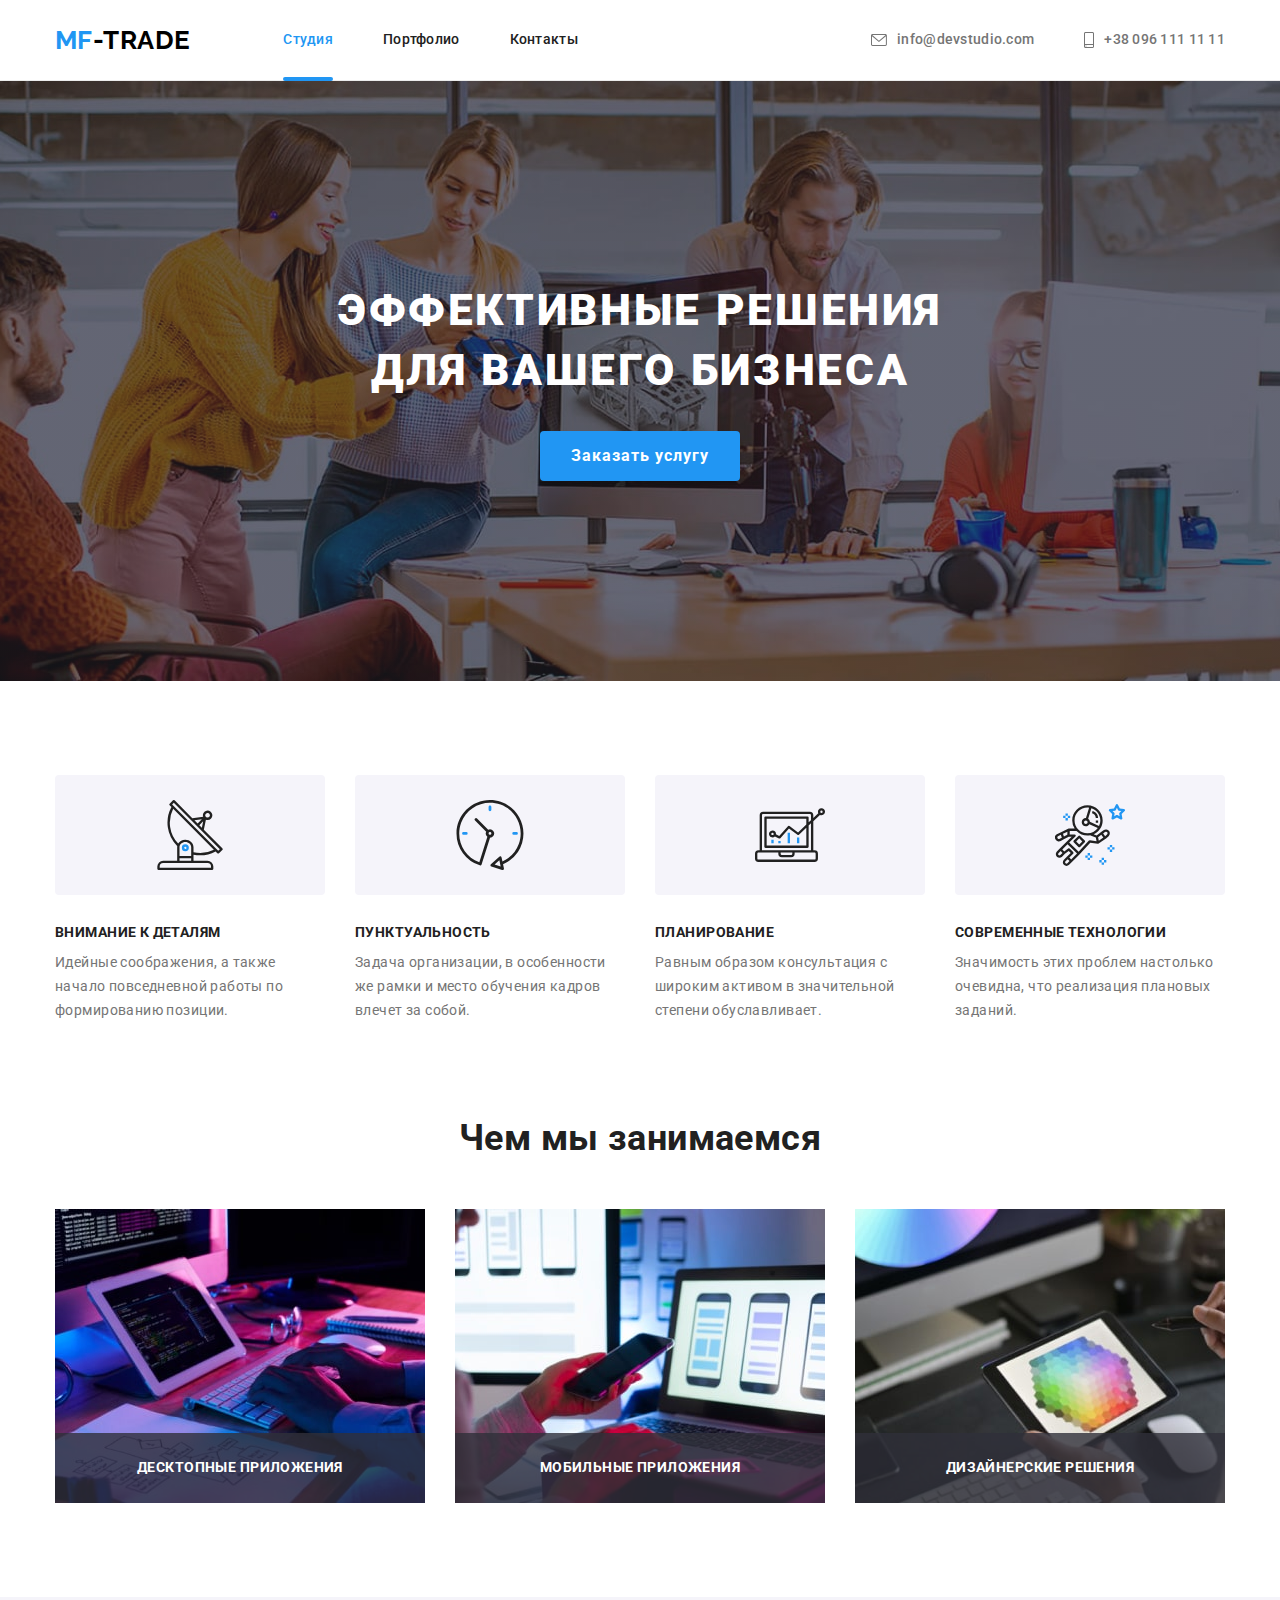
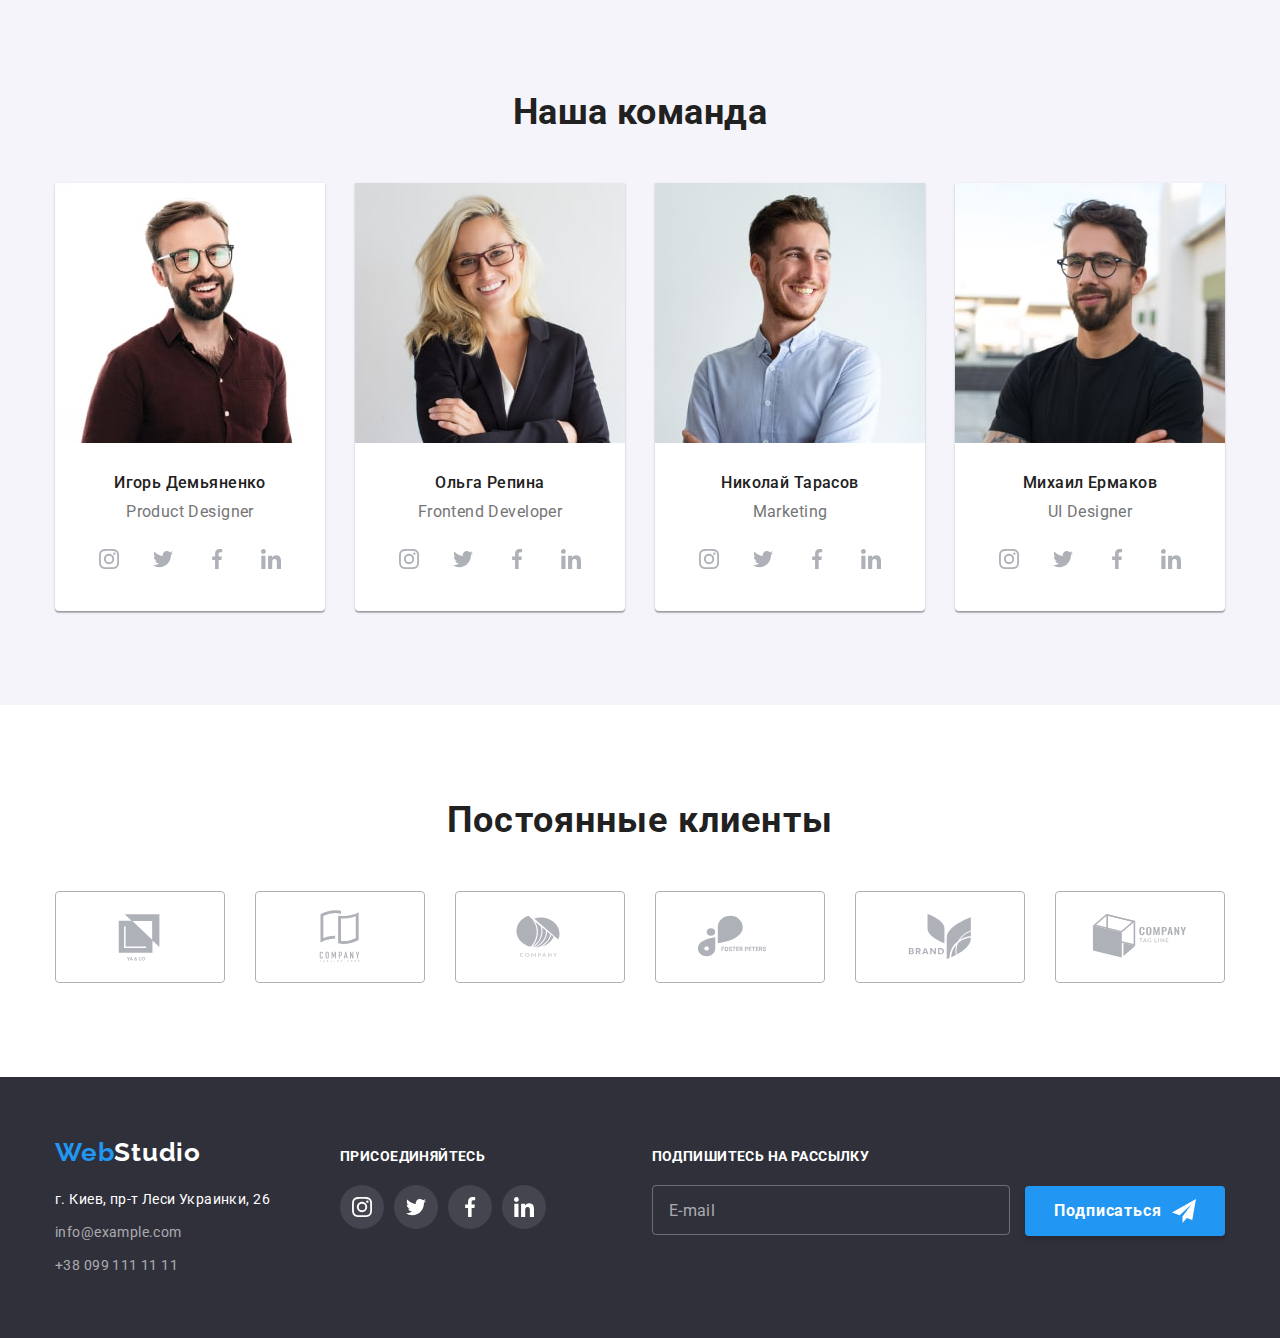
<file: index.html>
<!DOCTYPE html>
<html lang="ru">
  <head>
    <meta charset="UTF-8" />
    <meta http-equiv="X-UA-Compatible" content="IE=edge" />
    <meta name="viewport" content="width=device-width, initial-scale=1.0" />
    <title>WebStudio</title>
    <link
      rel="stylesheet"
      href="https://cdnjs.cloudflare.com/ajax/libs/modern-normalize/1.1.0/modern-normalize.min.css"
    />
    <link
      href="https://fonts.googleapis.com/css2?family=Raleway:wght@700&family=Roboto:wght@400;500;700;900&display=swap"
      rel="stylesheet"
    />
    <link rel="stylesheet" href="./css/main.min.css" />
  </head>

  <body data-body>
    <!-- Хедер -->
    <header class="page-header page-header--boreder">
      <div class="page-header__container container">
        <a class="page-header__logo" href="./index.html">
          <span class="logo--color">MF</span>-TRADE</a
        >
        <button
          class="btn-menu"
          type="button"
          aria-expanded="false"
          aria-controls="menu-container"
          data-menu-button
        >
          <svg width="40" height="40">
            <use
              class="icon-menu"
              href="./images/icons/icons.svg#icon-menu"
            ></use>
            <use
              class="icon-menu-cross"
              href="./images/icons/icons.svg#icon-menu-cross"
            ></use>
          </svg>
        </button>
        <!-- Мобільне меню -->
        <div class="mobile-menu" data-menu>
          <ul class="mobile-menu-nav">
            <li class="mobile-menu-nav-item">
              <a
                class="mobile-menu-nav-link mobile-menu-nav-link--active"
                href="./index.html"
                >Студия
              </a>
            </li>
            <li class="mobile-menu-nav-item">
              <a
                class="mobile-menu-nav-link"
                href="./portfolio.html"
                >Портфолио</a
              >
            </li>
            <li class="mobile-menu-nav-item">
              <a class="mobile-menu-nav-link" href="#">Контакты</a>
            </li>
          </ul>

          <ul class="mobile-menu-contacts">
            <li class="mobile-menu-contacts-item">
              <a class="mobile-menu-contacts-link accent" href="tel:+380961111111">
                +38 096 111 11 11
              </a>
            </li>
            <li class="mobile-menu-contacts-item">
              <a class="mobile-menu-contacts-link" href="mailto:info@devstudio.com"
                >info@devstudio.com</a
              >
            </li>
          </ul>

          <ul class="mobile-menu-socials">
            <li class="mobile-menu-socials-item">
              <a class="mobile-menu-socials-link" href=""> Instagram </a>
            </li>
            <li class="mobile-menu-socials-item">
              <a class="mobile-menu-socials-link" href="">Twitter</a>
            </li>
            <li class="mobile-menu-socials-item">
              <a class="mobile-menu-socials-link" href="">Facebook</a>
            </li>
            <li class="mobile-menu-socials-item">
              <a class="mobile-menu-socials-link" href="">LinkedIn</a>
            </li>
          </ul>
        </div>
        <nav class="site-header__nav">
          <ul class="site-menu list">
            <li class="site-menu__item">
              <a
                class="site-menu__link site-menu__link--active"
                href="./index.html"
                >Студия</a
              >
            </li>
            <li class="site-menu__item">
              <a class="site-menu__link" href="./portfolio.html">Портфолио</a>
            </li>
            <li class="site-menu__item">
              <a class="site-menu__link" href="#">Контакты</a>
            </li>
          </ul>
        </nav>
        <ul class="site-contact list">
          <li class="site-contact__item">
            <a
              class="site-contact__link email"
              href="mailto:info@devstudio.com"
            >
              <svg class="site-contact__icon" width="16" height="12">
                <use href="./images/icons/icons.svg#icon-email"></use>
              </svg>
              info@devstudio.com
            </a>
          </li>
          <li class="site-contact__item">
            <a class="site-contact__link tel" href="tel:+380961111111">
              <svg class="site-contact__icon" width="10" height="16">
                <use href="./images/icons/icons.svg#icon-phone"></use>
              </svg>
              +38 096 111 11 11
            </a>
          </li>
        </ul>
      </div>
    </header>
    <!-- Унікальний контент -->
    <main>
      <!-- Секція герой -->
      <section class="section-hero">
        <div class="container">
          <h1 class="section-hero__title">
            Эффективные решения для вашего бизнеса
          </h1>
          <button
            class="section-hero__button main-button"
            type="button"
            data-modal-open
          >
            Заказать услугу
          </button>
        </div>
      </section>
      <!-- Секція наші переваги -->
      <section class="section-advantage section">
        <div class="container">
          <h2 class="visually-hidden">Наши преимущества</h2>
          <ul class="advantage-list list card-set">
            <li class="advantage-list__item card-set-item">
              <div class="advantage-thumb">
                <svg width="70" height="70">
                  <use href="./images/icons/icons.svg#icon-antenna"></use>
                </svg>
              </div>
              <h3 class="advantage-list__title">Внимание к деталям</h3>
              <p class="advantage-list__subtitle">
                Идейные соображения, а также начало повседневной работы по
                формированию позиции.
              </p>
            </li>
            <li class="advantage-list__item icon-clock card-set-item">
              <div class="advantage-thumb">
                <svg width="70" height="70">
                  <use href="./images/icons/icons.svg#icon-clock"></use>
                </svg>
              </div>
              <h3 class="advantage-list__title">Пунктуальность</h3>
              <p class="advantage-list__subtitle">
                Задача организации, в особенности же рамки и место обучения
                кадров влечет за собой.
              </p>
            </li>
            <li class="advantage-list__item icon-diagram card-set-item">
              <div class="advantage-thumb">
                <svg width="70" height="70">
                  <use href="./images/icons/icons.svg#icon-diagram"></use>
                </svg>
              </div>
              <h3 class="advantage-list__title">Планирование</h3>
              <p class="advantage-list__subtitle">
                Равным образом консультация с широким активом в значительной
                степени обуславливает.
              </p>
            </li>
            <li class="advantage-list__item icon-astronaut card-set-item">
              <div class="advantage-thumb">
                <svg width="70" height="70">
                  <use href="./images/icons/icons.svg#icon-astronaut"></use>
                </svg>
              </div>
              <h3 class="advantage-list__title">Современные технологии</h3>
              <p class="advantage-list__subtitle">
                Значимость этих проблем настолько очевидна, что реализация
                плановых заданий.
              </p>
            </li>
          </ul>
        </div>
      </section>
      <!-- Секція чим ми займаємось -->
      <section class="section-experience section">
        <div class="container">
          <h2 class="experience__title">Чем мы занимаемся</h2>
          <ul class="experience-list list card-set">
            <li class="experience-list__item card-set-item">
              <div class="wrapper-img">
                <img
                  srcset="
                    ./images/desktop/work/img-work-1.jpg    1x,
                    ./images/desktop/work/img-work-1@2x.jpg 2x
                  "
                  src="./images/desktop/work/img-work-1.jpg"
                  alt="Человек печатает на клавиатуре"
                  width="370"
                  height="294"
                />
                <div class="experience-thumb">
                  <h3 class="experience-thumb__title">Десктопные приложения</h3>
                </div>
              </div>
            </li>
            <li class="experience-list__item card-set-item">
              <div class="wrapper-img">
                <img
                  srcset="
                    ./images/desktop/work/img-work-2.jpg    1x,
                    ./images/desktop/work/img-work-2@2x.jpg 2x
                  "
                  src="./images/desktop/work/img-work-2.jpg"
                  alt="Человек, держащий телефон"
                  width="370"
                  height="294"
                />
                <div class="experience-thumb">
                  <h3 class="experience-thumb__title">Мобильные приложения</h3>
                </div>
              </div>
            </li>
            <li class="experience-list__item card-set-item">
              <div class="wrapper-img">
                <img
                  srcset="
                    ./images/desktop/work/img-work-3.jpg    1x,
                    ./images/desktop/work/img-work-3@2x.jpg 2x
                  "
                  src="./images/desktop/work/img-work-3.jpg"
                  alt="Человек, держащий планшет"
                  width="370"
                  height="294"
                />
                <div class="experience-thumb">
                  <h3 class="experience-thumb__title">Дизайнерские решения</h3>
                </div>
              </div>
            </li>
          </ul>
        </div>
      </section>
      <!-- Наша команда -->
      <section class="section-team section">
        <div class="container">
          <h2 class="section-team__title">Наша команда</h2>
          <ul class="team-list list card-set">
            <li class="team-list__item card-set-item">
              <picture>
                <source
                  srcset="
                    ./images/mobile/team/person-1-450.jpg    1x,
                    ./images/mobile/team/person-1-450@2x.jpg 2x
                  "
                  media="(max-width: 767px)"
                />
                <source
                  srcset="
                    ./images/tablet/team/person-1-354.jpg    1x,
                    ./images/tablet/team/person-1-354@2x.jpg 2x
                  "
                  media="(max-width: 1199px)"
                />
                <source
                  srcset="
                    ./images/desktop/team/person-1-270.jpg    1x,
                    ./images/desktop/team/person-1-270@2x.jpg 2x
                  "
                  media="(min-width: 1200px)"
                />
                <img
                  src="./images/desktop/team/person-1-270.jpg"
                  alt="Игорь Демьяненко"
                />
              </picture>
              <div class="team-card">
                <h3 class="team-card__name">Игорь Демьяненко</h3>
                <p class="team-card__position" lang="en">Product Designer</p>
                <ul class="social-list list">
                  <li class="social-list__item">
                    <a
                      class="social-list__link"
                      href=""
                      target="_blank"
                      rel="noopener noreferrer"
                      aria-label="instagram"
                    >
                      <svg class="social-list__icon" width="20" height="20">
                        <use
                          href="./images/icons/icons.svg#icon-instagram"
                        ></use>
                      </svg>
                    </a>
                  </li>

                  <li class="social-list__item">
                    <a
                      class="social-list__link"
                      href=""
                      target="_blank"
                      rel="noopener noreferrer"
                      aria-label="twitter"
                    >
                      <svg class="social-list__icon" width="20" height="20">
                        <use href="./images/icons/icons.svg#icon-twitter"></use>
                      </svg>
                    </a>
                  </li>

                  <li class="social-list__item">
                    <a
                      class="social-list__link"
                      href=""
                      target="_blank"
                      rel="noopener noreferrer"
                      aria-label="facebook"
                    >
                      <svg class="social-list__icon" width="20" height="20">
                        <use
                          href="./images/icons/icons.svg#icon-facebook"
                        ></use>
                      </svg>
                    </a>
                  </li>

                  <li class="social-list__item">
                    <a
                      class="social-list__link"
                      href=""
                      target="_blank"
                      rel="noopener noreferrer"
                      aria-label="linkedin"
                    >
                      <svg class="social-list__icon" width="20" height="20">
                        <use
                          href="./images/icons/icons.svg#icon-linkedin"
                        ></use>
                      </svg>
                    </a>
                  </li>
                </ul>
              </div>
            </li>
            <li class="team-list__item card-set-item">
              <picture>
                <source
                  srcset="
                    ./images/mobile/team/person-2-450.jpg    1x,
                    ./images/mobile/team/person-2-450@2x.jpg 2x
                  "
                  media="(max-width: 767px)"
                />
                <source
                  srcset="
                    ./images/tablet/team/person-2-354.jpg    1x,
                    ./images/tablet/team/person-2-354@2x.jpg 2x
                  "
                  media="(max-width: 1199px)"
                />
                <source
                  srcset="
                    ./images/desktop/team/person-2-270.jpg    1x,
                    ./images/desktop/team/person-2-270@2x.jpg 2x
                  "
                  media="(min-width: 1200px)"
                />
                <img
                  src="./images/desktop/team/person-2-270.jpg"
                  alt="Ольга Репина"
                />
              </picture>
              <div class="team-card">
                <h3 class="team-card__name">Ольга Репина</h3>
                <p class="team-card__position" lang="en">Frontend Developer</p>
                <ul class="social-list list">
                  <li class="social-list__item">
                    <a
                      class="social-list__link"
                      href=""
                      target="_blank"
                      rel="noopener noreferrer"
                      aria-label="instagram"
                    >
                      <svg class="social-list__icon" width="20" height="20">
                        <use
                          href="./images/icons/icons.svg#icon-instagram"
                        ></use>
                      </svg>
                    </a>
                  </li>

                  <li class="social-list__item">
                    <a
                      class="social-list__link"
                      href=""
                      target="_blank"
                      rel="noopener noreferrer"
                      aria-label="twitter"
                    >
                      <svg class="social-list__icon" width="20" height="20">
                        <use href="./images/icons/icons.svg#icon-twitter"></use>
                      </svg>
                    </a>
                  </li>

                  <li class="social-list__item">
                    <a
                      class="social-list__link"
                      href=""
                      target="_blank"
                      rel="noopener noreferrer"
                      aria-label="facebook"
                    >
                      <svg class="social-list__icon" width="20" height="20">
                        <use
                          href="./images/icons/icons.svg#icon-facebook"
                        ></use>
                      </svg>
                    </a>
                  </li>

                  <li class="social-list__item">
                    <a
                      class="social-list__link"
                      href=""
                      target="_blank"
                      rel="noopener noreferrer"
                      aria-label="linkedin"
                    >
                      <svg class="social-list__icon" width="20" height="20">
                        <use
                          href="./images/icons/icons.svg#icon-linkedin"
                        ></use>
                      </svg>
                    </a>
                  </li>
                </ul>
              </div>
            </li>
            <li class="team-list__item card-set-item">
              <picture>
                <source
                  srcset="
                    ./images/mobile/team/person-3-450.jpg    1x,
                    ./images/mobile/team/person-3-450@2x.jpg 2x
                  "
                  media="(max-width: 767px)"
                />
                <source
                  srcset="
                    ./images/tablet/team/person-3-354.jpg    1x,
                    ./images/tablet/team/person-3-354@2x.jpg 2x
                  "
                  media="(max-width: 1199px)"
                />
                <source
                  srcset="
                    ./images/desktop/team/person-3-270.jpg    1x,
                    ./images/desktop/team/person-3-270@2x.jpg 2x
                  "
                  media="(min-width: 1200px)"
                />
                <img
                  src="./images/desktop/team/person-3-270.jpg"
                  alt="Николай Тарасов"
                />
              </picture>
              <div class="team-card">
                <h3 class="team-card__name">Николай Тарасов</h3>
                <p class="team-card__position" lang="en">Marketing</p>
                <ul class="social-list list">
                  <li class="social-list__item">
                    <a
                      class="social-list__link"
                      href=""
                      target="_blank"
                      rel="noopener noreferrer"
                      aria-label="instagram"
                    >
                      <svg class="social-list__icon" width="20" height="20">
                        <use
                          href="./images/icons/icons.svg#icon-instagram"
                        ></use>
                      </svg>
                    </a>
                  </li>

                  <li class="social-list__item">
                    <a
                      class="social-list__link"
                      href=""
                      target="_blank"
                      rel="noopener noreferrer"
                      aria-label="twitter"
                    >
                      <svg class="social-list__icon" width="20" height="20">
                        <use href="./images/icons/icons.svg#icon-twitter"></use>
                      </svg>
                    </a>
                  </li>

                  <li class="social-list__item">
                    <a
                      class="social-list__link"
                      href=""
                      target="_blank"
                      rel="noopener noreferrer"
                      aria-label="facebook"
                    >
                      <svg class="social-list__icon" width="20" height="20">
                        <use
                          href="./images/icons/icons.svg#icon-facebook"
                        ></use>
                      </svg>
                    </a>
                  </li>

                  <li class="social-list__item">
                    <a
                      class="social-list__link"
                      href=""
                      target="_blank"
                      rel="noopener noreferrer"
                      aria-label="linkedin"
                    >
                      <svg class="social-list__icon" width="20" height="20">
                        <use
                          href="./images/icons/icons.svg#icon-linkedin"
                        ></use>
                      </svg>
                    </a>
                  </li>
                </ul>
              </div>
            </li>
            <li class="team-list__item card-set-item">
              <picture>
                <source
                  srcset="
                    ./images/mobile/team/person-4-450.jpg    1x,
                    ./images/mobile/team/person-4-450@2x.jpg 2x
                  "
                  media="(max-width: 767px)"
                />
                <source
                  srcset="
                    ./images/tablet/team/person-4-354.jpg    1x,
                    ./images/tablet/team/person-4-354@2x.jpg 2x
                  "
                  media="(max-width: 1199px)"
                />
                <source
                  srcset="
                    ./images/desktop/team/person-4-270.jpg    1x,
                    ./images/desktop/team/person-4-270@2x.jpg 2x
                  "
                  media="(min-width: 1200px)"
                />
                <img
                  src="./images/desktop/team/person-4-270.jpg"
                  alt="Михаил Ермаков"
                />
              </picture>
              <div class="team-card">
                <h3 class="team-card__name">Михаил Ермаков</h3>
                <p class="team-card__position" lang="en">UI Designer</p>
                <ul class="social-list list">
                  <li class="social-list__item">
                    <a
                      class="social-list__link"
                      href=""
                      target="_blank"
                      rel="noopener noreferrer"
                      aria-label="instagram"
                    >
                      <svg class="social-list__icon" width="20" height="20">
                        <use
                          href="./images/icons/icons.svg#icon-instagram"
                        ></use>
                      </svg>
                    </a>
                  </li>

                  <li class="social-list__item">
                    <a
                      class="social-list__link"
                      href=""
                      target="_blank"
                      rel="noopener noreferrer"
                      aria-label="twitter"
                    >
                      <svg class="social-list__icon" width="20" height="20">
                        <use href="./images/icons/icons.svg#icon-twitter"></use>
                      </svg>
                    </a>
                  </li>

                  <li class="social-list__item">
                    <a
                      class="social-list__link"
                      href=""
                      target="_blank"
                      rel="noopener noreferrer"
                      aria-label="facebook"
                    >
                      <svg class="social-list__icon" width="20" height="20">
                        <use
                          href="./images/icons/icons.svg#icon-facebook"
                        ></use>
                      </svg>
                    </a>
                  </li>

                  <li class="social-list__item">
                    <a
                      class="social-list__link"
                      href=""
                      target="_blank"
                      rel="noopener noreferrer"
                      aria-label="linkedin"
                    >
                      <svg class="social-list__icon" width="20" height="20">
                        <use
                          href="./images/icons/icons.svg#icon-linkedin"
                        ></use>
                      </svg>
                    </a>
                  </li>
                </ul>
              </div>
            </li>
          </ul>
        </div>
      </section>
      <!-- Clients -->
      <section class="section-clients section">
        <div class="container">
          <h2 class="section-clients__title">Постоянные клиенты</h2>
          <ul class="clients-list list card-set">
            <li class="clients-list__item card-set-item">
              <a
                class="clients-list__link"
                href=""
                lang="en"
                target="_blank"
                rel="noopener noreferrer"
                aria-label="ya&co"
              >
                <svg class="clients-list__icon" width="106" height="60">
                  <use href="./images/icons/icons.svg#icon-client-1"></use>
                </svg>
              </a>
            </li>

            <li class="clients-list__item card-set-item">
              <a
                class="clients-list__link"
                href=""
                lang="en"
                target="_blank"
                rel="noopener noreferrer"
                aria-label="company tagline hehre"
              >
                <svg class="clients-list__icon" width="106" height="60">
                  <use href="./images/icons/icons.svg#icon-client-2"></use>
                </svg>
              </a>
            </li>

            <li class="clients-list__item card-set-item">
              <a
                class="clients-list__link"
                href=""
                lang="en"
                target="_blank"
                rel="noopener noreferrer"
                aria-label="company"
              >
                <svg class="clients-list__icon" width="106" height="60">
                  <use href="./images/icons/icons.svg#icon-client-3"></use>
                </svg>
              </a>
            </li>

            <li class="clients-list__item card-set-item">
              <a
                class="clients-list__link"
                href=""
                lang="en"
                target="_blank"
                rel="noopener noreferrer"
                aria-label="foster peters"
              >
                <svg class="clients-list__icon" width="106" height="60">
                  <use href="./images/icons/icons.svg#icon-client-4"></use>
                </svg>
              </a>
            </li>

            <li class="clients-list__item card-set-item">
              <a
                class="clients-list__link"
                href=""
                lang="en"
                target="_blank"
                rel="noopener noreferrer"
                aria-label="brand"
              >
                <svg class="clients-list__icon" width="106" height="60">
                  <use href="./images/icons/icons.svg#icon-client-5"></use>
                </svg>
              </a>
            </li>

            <li class="clients-list__item card-set-item">
              <a
                class="clients-list__link"
                href=""
                lang="en"
                target="_blank"
                rel="noopener noreferrer"
                aria-label="company tag line"
              >
                <svg class="clients-list__icon" width="106" height="60">
                  <use href="./images/icons/icons.svg#icon-client-6"></use>
                </svg>
              </a>
            </li>
          </ul>
        </div>
      </section>
    </main>
    <!-- Футер -->
    <footer class="page-footer">
      <div class="page-footer__container container">
        <div class="page-footer__wrapper">
          <div class="wrapper-address">
            <a class="footer_logo" href="/"
              ><span class="logo--color">Web</span>Studio</a
            >
            <address>
              <ul class="address-list list">
                <li class="address-list__item">
                  <a
                    class="address-list__link address-list__link--color"
                    href="https://goo.gl/maps/ramN2arNtJo2N1Zz9"
                    target="_blank"
                    rel="noopener noreferrer"
                    >г. Киев, пр-т Леси Украинки, 26</a
                  >
                </li>
                <li class="address-list__item">
                  <a class="address-list__link" href="mailto:info@example.com"
                    >info@example.com</a
                  >
                </li>
                <li class="address-list__item">
                  <a class="address-list__link" href="tel:+380991111111"
                    >+38 099 111 11 11</a
                  >
                </li>
              </ul>
            </address>
          </div>
          <div class="social-container">
            <p class="social-container__title">Присоединяйтесь</p>
            <ul class="social-list footer-social-list--gap list">
              <li class="social-list__item">
                <a
                  class="social-list__link"
                  href=""
                  target="_blank"
                  rel="noopener noreferrer"
                  aria-label="instagram"
                >
                  <svg
                    class="social-list__icon social-list__icon--color"
                    width="20"
                    height="20"
                  >
                    <use href="./images/icons/icons.svg#icon-instagram"></use>
                  </svg>
                </a>
              </li>

              <li class="social-list__item">
                <a
                  class="social-list__link"
                  href=""
                  target="_blank"
                  rel="noopener noreferrer"
                  aria-label="twitter"
                >
                  <svg
                    class="social-list__icon social-list__icon--color"
                    width="20"
                    height="20"
                  >
                    <use href="./images/icons/icons.svg#icon-twitter"></use>
                  </svg>
                </a>
              </li>

              <li class="social-list__item">
                <a
                  class="social-list__link"
                  href=""
                  target="_blank"
                  rel="noopener noreferrer"
                  aria-label="facebook"
                >
                  <svg
                    class="social-list__icon social-list__icon--color"
                    width="20"
                    height="20"
                  >
                    <use href="./images/icons/icons.svg#icon-facebook"></use>
                  </svg>
                </a>
              </li>

              <li class="social-list__item">
                <a
                  class="social-list__link"
                  href=""
                  target="_blank"
                  rel="noopener noreferrer"
                  aria-label="linkedin"
                >
                  <svg
                    class="social-list__icon social-list__icon--color"
                    width="20"
                    height="20"
                  >
                    <use href="./images/icons/icons.svg#icon-linkedin"></use>
                  </svg>
                </a>
              </li>
            </ul>
          </div>
        </div>
        <div class="subscribe-container">
          <p class="subscribe-container__title">Подпишитесь на рассылку</p>
          <form class="subscribe-form">
            <label>
              <input
                class="subscribe-form__input"
                type="email"
                name="subscribe-email"
                placeholder="E-mail"
                required
              />
            </label>
            <button class="main-button subscribe-form__button" type="submit">
              Подписаться
              <svg class="subscribe-form__icon" width="24" height="24">
                <use href="./images/icons/icons.svg#icon-send"></use>
              </svg>
            </button>
          </form>
        </div>
      </div>
    </footer>
    <div class="backdrop is-hidden" data-modal>
      <div class="modal">
        <button class="modal-button" type="button" data-modal-close>
          <svg class="modal-button__icon" width="18" height="18">
            <use href="./images/icons/icons.svg#icon-cross"></use>
          </svg>
        </button>
        <div class="modal-container">
          <p class="modal-container__title">
            Оставьте свои данные, мы вам перезвоним
          </p>
          <form class="modal-form" autocomplete="off">
            <div class="input-group">
              <label class="input-wrapper input-group__label"
                ><span class="input-group__name">Имя</span>
                <input
                  class="modal-form__input"
                  type="text"
                  name="user-name"
                  required
                />
                <svg class="input-group__icon" width="18" height="18">
                  <use href="./images/icons/icons.svg#icon-person-input"></use>
                </svg>
              </label>
            </div>
            <div class="input-group">
              <label class="input-group__label input-wrapper"
                ><span class="input-group__name">Телефон</span>
                <input
                  class="modal-form__input"
                  type="tel"
                  name="tel"
                  required
                />
                <svg class="input-group__icon" width="18" height="18">
                  <use href="./images/icons/icons.svg#icon-phone-input"></use>
                </svg>
              </label>
            </div>
            <div class="input-group">
              <label class="input-group__label input-wrapper"
                ><span class="input-group__name">Почта</span>
                <input
                  class="modal-form__input"
                  type="email"
                  name="email"
                  required
                />
                <svg class="input-group__icon" width="18" height="18">
                  <use href="./images/icons/icons.svg#icon-email-input"></use>
                </svg>
              </label>
            </div>
            <div class="textarea-group">
              <label class="textarea-group__label"
                ><span class="textarea-group__name">Комментарий</span>
                <textarea
                  class="modal-form__textarea"
                  name="comment"
                  placeholder="Введите текст"
                ></textarea>
              </label>
            </div>
            <div class="checkbox-group">
              <label class="checkbox-group__label">
                <input
                  class="modal-form__checkbox"
                  type="checkbox"
                  name="policy"
                  required
                />
                <span class="checkbox-group__text"
                  >Соглашаюсь с рассылкой и принимаю</span
                >
                <a class="checkbox-group__link" href="#">Условия договора</a>
                <svg class="checkbox-group__icon" width="16" height="15">
                  <use href="./images/icons/icons.svg#icon-check"></use>
                </svg>
              </label>
            </div>
            <div class="btn-wrapper button-wrapper">
              <button class="main-button modal-form__button" type="submit">
                Отправить
              </button>
            </div>
          </form>
        </div>
      </div>
    </div>
    <script src="./js/modal.js"></script>
    <script src="./js/menu.js"></script>
  </body>
</html>
</file>
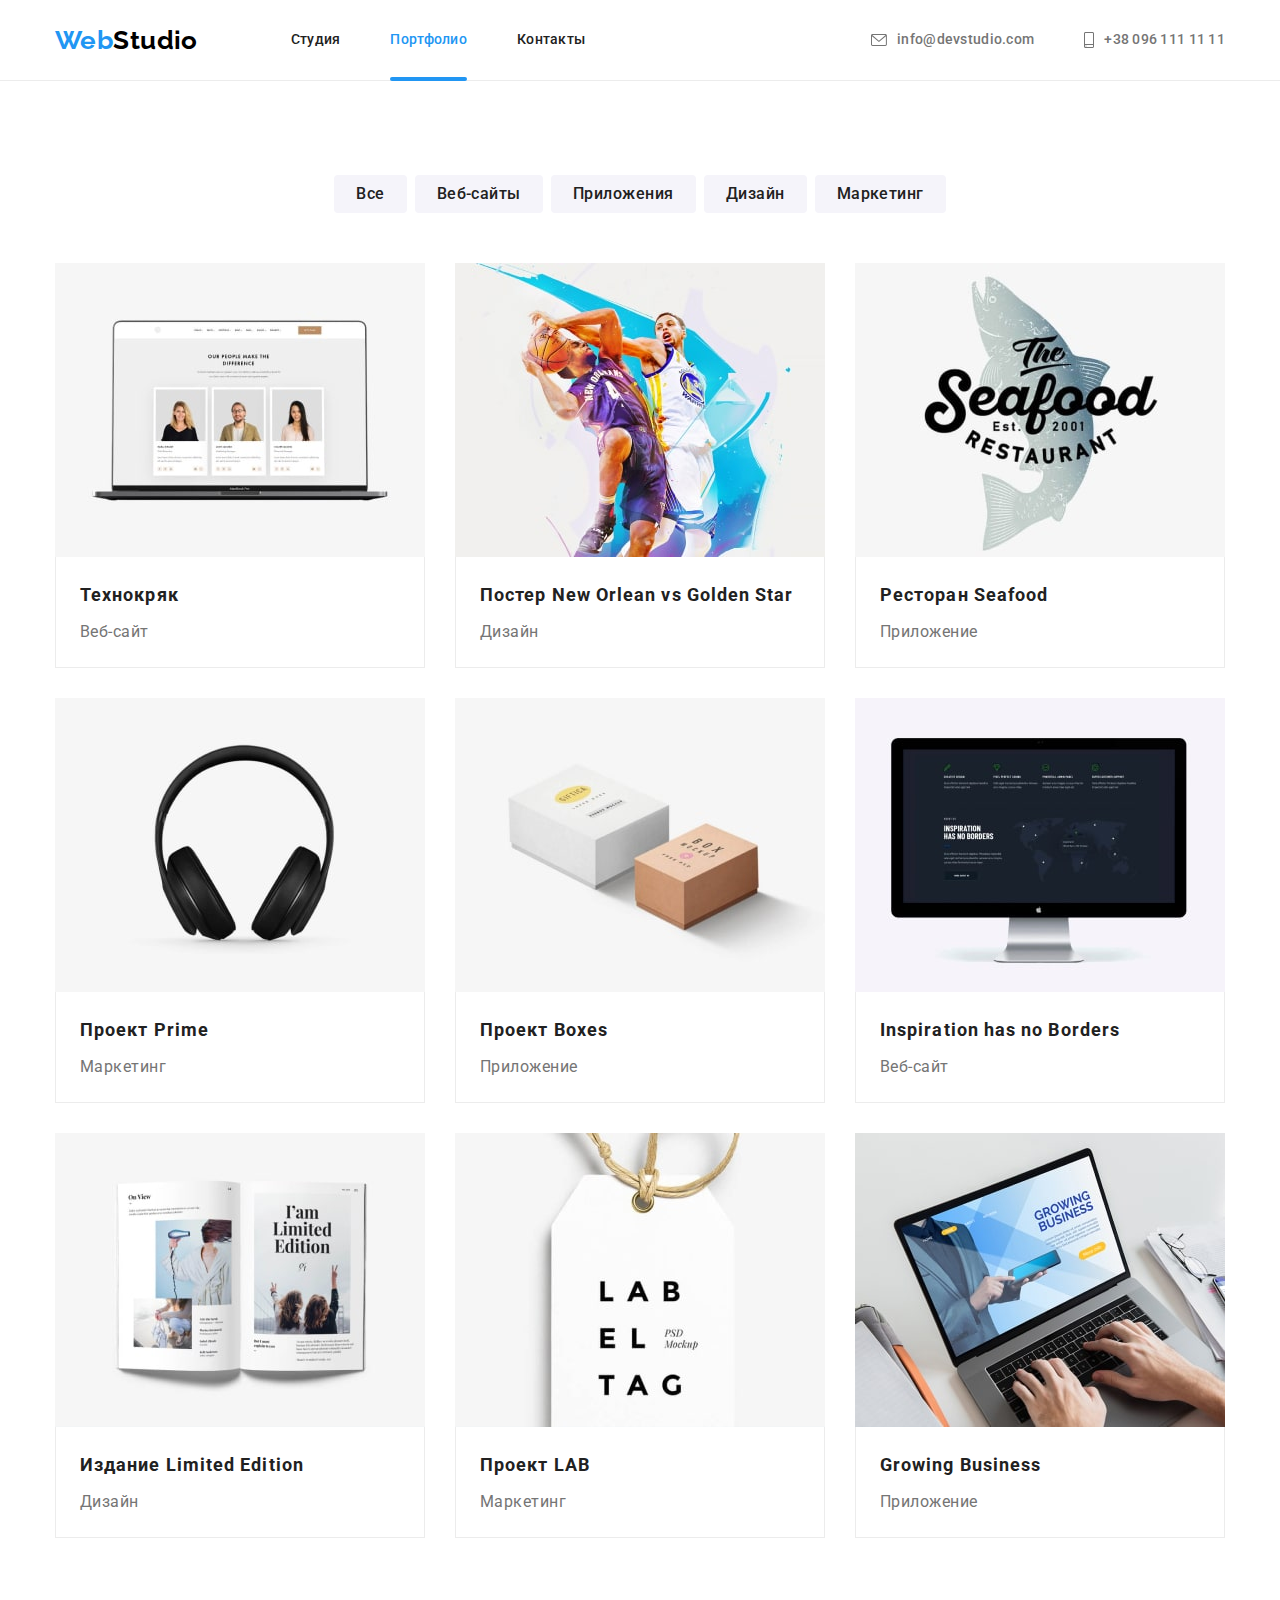
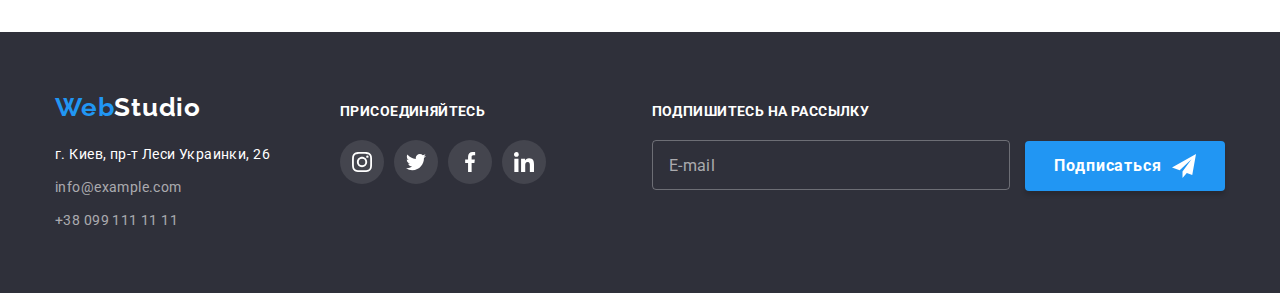
<file: portfolio.html>
<!DOCTYPE html>
<html lang="ru">
  <head>
    <meta charset="UTF-8" />
    <meta http-equiv="X-UA-Compatible" content="IE=edge" />
    <meta name="viewport" content="width=device-width, initial-scale=1.0" />
    <title>Портфолио</title>
    <link
      rel="stylesheet"
      href="https://cdnjs.cloudflare.com/ajax/libs/modern-normalize/1.1.0/modern-normalize.min.css"
    />
    <link
      href="https://fonts.googleapis.com/css2?family=Raleway:wght@700&family=Roboto:wght@400;500;700;900&display=swap"
      rel="stylesheet"
    />
    <link rel="stylesheet" href="./css/main.min.css" />
  </head>

  <body data-body>
    <!-- Хедер -->
    <header class="page-header page-header--boreder">
      <div class="page-header__container container">
        <a class="page-header__logo" href="./index.html">
          <span class="logo--color">Web</span>Studio</a
        >
        <button
          class="btn-menu"
          type="button"
          aria-expanded="false"
          aria-controls="menu-container"
          data-menu-button
        >
          <svg width="40" height="40">
            <use
              class="icon-menu"
              href="./images/icons/icons.svg#icon-menu"
            ></use>
            <use
              class="icon-menu-cross"
              href="./images/icons/icons.svg#icon-menu-cross"
            ></use>
          </svg>
        </button>
        <!-- Мобільне меню -->
        <div class="mobile-menu" data-menu>
          <ul class="mobile-menu-nav">
            <li class="mobile-menu-nav-item">
              <a
                class="mobile-menu-nav-link"
                href="./index.html"
                >Студия
              </a>
            </li>
            <li class="mobile-menu-nav-item">
              <a
                class="mobile-menu-nav-link mobile-menu-nav-link--active"
                href="./portfolio.html"
                >Портфолио</a
              >
            </li>
            <li class="mobile-menu-nav-item">
              <a class="mobile-menu-nav-link" href="#">Контакты</a>
            </li>
          </ul>

          <ul class="mobile-menu-contacts">
            <li class="mobile-menu-contacts-item">
              <a class="mobile-menu-contacts-link accent" href="tel:+380961111111">
                +38 096 111 11 11
              </a>
            </li>
            <li class="mobile-menu-contacts-item">
              <a class="mobile-menu-contacts-link" href="mailto:info@devstudio.com"
                >info@devstudio.com</a
              >
            </li>
          </ul>

          <ul class="mobile-menu-socials">
            <li class="mobile-menu-socials-item">
              <a class="mobile-menu-socials-link" href=""> Instagram </a>
            </li>
            <li class="mobile-menu-socials-item">
              <a class="mobile-menu-socials-link" href="">Twitter</a>
            </li>
            <li class="mobile-menu-socials-item">
              <a class="mobile-menu-socials-link" href="">Facebook</a>
            </li>
            <li class="mobile-menu-socials-item">
              <a class="mobile-menu-socials-link" href="">LinkedIn</a>
            </li>
          </ul>
        </div>
        <nav class="site-header__nav">
          <ul class="site-menu list">
            <li class="site-menu__item">
              <a
                class="site-menu__link"
                href="./index.html"
                >Студия</a
              >
            </li>
            <li class="site-menu__item">
              <a class="site-menu__link site-menu__link--active" href="./portfolio.html">Портфолио</a>
            </li>
            <li class="site-menu__item">
              <a class="site-menu__link" href="#">Контакты</a>
            </li>
          </ul>
        </nav>
        <ul class="site-contact list">
          <li class="site-contact__item">
            <a
              class="site-contact__link email"
              href="mailto:info@devstudio.com"
            >
              <svg class="site-contact__icon" width="16" height="12">
                <use href="./images/icons/icons.svg#icon-email"></use>
              </svg>
              info@devstudio.com
            </a>
          </li>
          <li class="site-contact__item">
            <a class="site-contact__link tel" href="tel:+380961111111">
              <svg class="site-contact__icon" width="10" height="16">
                <use href="./images/icons/icons.svg#icon-phone"></use>
              </svg>
              +38 096 111 11 11
            </a>
          </li>
        </ul>
      </div>
    </header>
    <!-- Унікальний контент -->
    <main>
      <section class="section-portfolo section">
        <div class="container">
          <ul class="control-list list">
            <li class="control-list__item">
              <button class="control-list__button" type="button">Все</button>
            </li>
            <li class="control-list__item">
              <button class="control-list__button" type="button">Веб-сайты</button>
            </li>
            <li class="control-list__item">
              <button class="control-list__button" type="button">Приложения</button>
            </li>
            <li class="control-list__item">
              <button class="control-list__button" type="button">Дизайн</button>
            </li>
            <li class="control-list__item">
              <button class="control-list__button" type="button">Маркетинг</button>
            </li>
          </ul>
          <h1 class="visually-hidden">Примеры работ</h1>
          <ul class="cards-list list card-set">
            <li class="cards-list__item card-set-item">
              <a class="cards-list__link" href="#" aria-label="Веб-сайт">
                <div class="card-thumb">
                  <picture>
                    <source
                      srcset="
                        ./images/mobile/portfolio/portfolio-1-450.jpg 1x,
                        ./images/mobile/portfolio/portfolio-1-450@2x.jpg 2x"
                      media="(max-width: 767px)"
                    />
                    <source
                      srcset="
                        ./images/tablet/portfolio/portfolio-1-450.jpg 1x,
                        ./images/tablet/portfolio/portfolio-1-450@2x.jpg 2x"
                      media="(max-width: 1199px)"
                    />
                    <source
                      srcset="
                        ./images/desktop/portfolio/portfolio-1-370.jpg 1x,
                        ./images/desktop/portfolio/portfolio-1-370@2x.jpg 2x"
                      media="(min-width: 1200px)"
                    />
                    <img
                      src="./images/desktop/portfolio-1-370.jpg.jpg"
                      alt="Михаил Ермаков"
                      
                    />
                  </picture>
                  <div class="card-thumb__content">
                    <p class="card-thumb__text">
                      Ресурс предлагает комплексные предложения с разным уровнем
                      функционала и сервисов. Все это позволит посетителю
                      получить исчерпывающие сведения о компании или частном
                      лице.
                    </p>
                  </div>
                </div>
                <div class="cards-list__item--border">
                  <h2 class="cards-list__title">Технокряк</h2>
                  <p class="cards-list__text">Веб-сайт</p>
                </div>
              </a>
            </li>

            <li class="cards-list__item card-set-item">
              <a class="cards-list__link" href="#" aria-label="Дизайн">
                <div class="card-thumb">
                <picture>
                  <source
                    srcset="
                      ./images/mobile/portfolio/portfolio-2-450.jpg 1x,
                      ./images/mobile/portfolio/portfolio-2-450@2x.jpg 2x"
                    media="(max-width: 767px)"
                  />
                  <source
                    srcset="
                      ./images/tablet/portfolio/portfolio-2-450.jpg 1x,
                      ./images/tablet/portfolio/portfolio-2-450@2x.jpg 2x"
                    media="(max-width: 1199px)"
                  />
                  <source
                    srcset="
                      ./images/desktop/portfolio/portfolio-2-370.jpg 1x,
                      ./images/desktop/portfolio/portfolio-2-370@2x.jpg 2x"
                    media="(min-width: 1200px)"
                  />
                  <img
                    src="./images/desktop/portfolio-2-370.jpg.jpg"
                    alt="Михаил Ермаков"
                    
                  />
                </picture>
                <div class="card-thumb__content">
                  <p class="card-thumb__text">
                    Ресурс предлагает комплексные предложения с разным уровнем
                    функционала и сервисов. Все это позволит посетителю
                    получить исчерпывающие сведения о компании или частном
                    лице.
                  </p>
                </div>
                </div>
                
                <div class="cards-list__item--border">
                  <h2 class="cards-list__title">Постер New Orlean vs Golden Star</h2>
                  <p class="cards-list__text">Дизайн</p>
                </div>
              </a>
            </li>

            <li class="cards-list__item card-set-item">
              <a class="cards-list__link" href="#" aria-label="Приложение">
                <div class="card-thumb">
                <picture>
                  <source
                    srcset="
                      ./images/mobile/portfolio/portfolio-3-450.jpg 1x,
                      ./images/mobile/portfolio/portfolio-3-450@2x.jpg 2x"
                    media="(max-width: 767px)"
                  />
                  <source
                    srcset="
                      ./images/tablet/portfolio/portfolio-3-450.jpg 1x,
                      ./images/tablet/portfolio/portfolio-3-450@2x.jpg 2x"
                    media="(max-width: 1199px)"
                  />
                  <source
                    srcset="
                      ./images/desktop/portfolio/portfolio-3-370.jpg 1x,
                      ./images/desktop/portfolio/portfolio-3-370@2x.jpg 2x"
                    media="(min-width: 1200px)"
                  />
                  <img
                    src="./images/desktop/portfolio-3-370.jpg.jpg"
                    alt="Михаил Ермаков"
                    
                  />
                </picture>
                <div class="card-thumb__content">
                  <p class="card-thumb__text">
                    Ресурс предлагает комплексные предложения с разным уровнем
                    функционала и сервисов. Все это позволит посетителю
                    получить исчерпывающие сведения о компании или частном
                    лице.
                  </p>
                </div>
                </div>
                
                <div class="cards-list__item--border">
                  <h2 class="cards-list__title">Ресторан Seafood</h2>
                  <p class="cards-list__text">Приложение</p>
                </div>
              </a>
            </li>

            <li class="cards-list__item card-set-item">
              <a class="cards-list__link" href="#" aria-label="Маркетинг">
                <div class="card-thumb">
                <picture>
                  <source
                    srcset="
                      ./images/mobile/portfolio/portfolio-4-450.jpg 1x,
                      ./images/mobile/portfolio/portfolio-4-450@2x.jpg 2x"
                    media="(max-width: 767px)"
                  />
                  <source
                    srcset="
                      ./images/tablet/portfolio/portfolio-4-450.jpg 1x,
                      ./images/tablet/portfolio/portfolio-4-450@2x.jpg 2x"
                    media="(max-width: 1199px)"
                  />
                  <source
                    srcset="
                      ./images/desktop/portfolio/portfolio-4-370.jpg 1x,
                      ./images/desktop/portfolio/portfolio-4-370@2x.jpg 2x"
                    media="(min-width: 1200px)"
                  />
                  <img
                    src="./images/desktop/portfolio-4-370.jpg.jpg"
                    alt="Михаил Ермаков"
                    
                  />
                </picture>
                <div class="card-thumb__content">
                  <p class="card-thumb__text">
                    Ресурс предлагает комплексные предложения с разным уровнем
                    функционала и сервисов. Все это позволит посетителю
                    получить исчерпывающие сведения о компании или частном
                    лице.
                  </p>
                </div>
                </div>
                
                <div class="cards-list__item--border">
                  <h2 class="cards-list__title">Проект Prime</h2>
                  <p class="cards-list__text">Маркетинг</p>
                </div>
              </a>
            </li>

            <li class="cards-list__item card-set-item">
              <a class="cards-list__link" href="#" aria-label="Приложение">
                <div class="card-thumb">
                <picture>
                  <source
                    srcset="
                      ./images/mobile/portfolio/portfolio-5-450.jpg 1x,
                      ./images/mobile/portfolio/portfolio-5-450@2x.jpg 2x"
                    media="(max-width: 767px)"
                  />
                  <source
                    srcset="
                      ./images/tablet/portfolio/portfolio-5-450.jpg 1x,
                      ./images/tablet/portfolio/portfolio-5-450@2x.jpg 2x"
                    media="(max-width: 1199px)"
                  />
                  <source
                    srcset="
                      ./images/desktop/portfolio/portfolio-5-370.jpg 1x,
                      ./images/desktop/portfolio/portfolio-5-370@2x.jpg 2x"
                    media="(min-width: 1200px)"
                  />
                  <img
                    src="./images/desktop/portfolio-5-370.jpg.jpg"
                    alt="Михаил Ермаков"
                    
                  />
                </picture>
                <div class="card-thumb__content">
                  <p class="card-thumb__text">
                    Ресурс предлагает комплексные предложения с разным уровнем
                    функционала и сервисов. Все это позволит посетителю
                    получить исчерпывающие сведения о компании или частном
                    лице.
                  </p>
                </div>
                </div>
                
                <div class="cards-list__item--border">
                  <h2 class="cards-list__title">Проект Boxes</h2>
                  <p class="cards-list__text">Приложение</p>
                </div>
              </a>
            </li>

            <li class="cards-list__item card-set-item">
              <a class="cards-list__link" href="#" aria-label="Веб-сайт">
                <div class="card-thumb">
                <picture>
                  <source
                    srcset="
                      ./images/mobile/portfolio/portfolio-6-450.jpg 1x,
                      ./images/mobile/portfolio/portfolio-6-450@2x.jpg 2x"
                    media="(max-width: 767px)"
                  />
                  <source
                    srcset="
                      ./images/tablet/portfolio/portfolio-6-450.jpg 1x,
                      ./images/tablet/portfolio/portfolio-6-450@2x.jpg 2x"
                    media="(max-width: 1199px)"
                  />
                  <source
                    srcset="
                      ./images/desktop/portfolio/portfolio-6-370.jpg 1x,
                      ./images/desktop/portfolio/portfolio-6-370@2x.jpg 2x"
                    media="(min-width: 1200px)"
                  />
                  <img
                    src="./images/desktop/portfolio-6-370.jpg.jpg"
                    alt="Михаил Ермаков"
                    
                  />
                </picture>
                <div class="card-thumb__content">
                  <p class="card-thumb__text">
                    Ресурс предлагает комплексные предложения с разным уровнем
                    функционала и сервисов. Все это позволит посетителю
                    получить исчерпывающие сведения о компании или частном
                    лице.
                  </p>
                </div>
                </div>
                
                <div class="cards-list__item--border">
                  <h2 class="cards-list__title">Inspiration has no Borders</h2>
                  <p class="cards-list__text">Веб-сайт</p>
                </div>
              </a>
            </li>

            <li class="cards-list__item card-set-item">
              <a class="cards-list__link" href="#" aria-label="Дизайн">
                <div class="card-thumb">
                <picture>
                  <source
                    srcset="
                      ./images/mobile/portfolio/portfolio-7-450.jpg 1x,
                      ./images/mobile/portfolio/portfolio-7-450@2x.jpg 2x"
                    media="(max-width: 767px)"
                  />
                  <source
                    srcset="
                      ./images/tablet/portfolio/portfolio-7-450.jpg 1x,
                      ./images/tablet/portfolio/portfolio-7-450@2x.jpg 2x"
                    media="(max-width: 1199px)"
                  />
                  <source
                    srcset="
                      ./images/desktop/portfolio/portfolio-7-370.jpg 1x,
                      ./images/desktop/portfolio/portfolio-7-370@2x.jpg 2x"
                    media="(min-width: 1200px)"
                  />
                  <img
                    src="./images/desktop/portfolio-7-370.jpg.jpg"
                    alt="Михаил Ермаков"
                    
                  />
                </picture>
                <div class="card-thumb__content">
                  <p class="card-thumb__text">
                    Ресурс предлагает комплексные предложения с разным уровнем
                    функционала и сервисов. Все это позволит посетителю
                    получить исчерпывающие сведения о компании или частном
                    лице.
                  </p>
                </div>
                </div>
                
                <div class="cards-list__item--border">
                  <h2 class="cards-list__title">Издание Limited Edition</h2>
                  <p class="cards-list__text">Дизайн</p>
                </div>
              </a>
            </li>

            <li class="portfolio-list-item card-set-item   cards-list__item">
              <a class="portfolio-card-link   cards-list__link" href="#" aria-label="Маркетинг">
                <div class="card-thumb">
                <picture>
                  <source
                    srcset="
                      ./images/mobile/portfolio/portfolio-8-450.jpg 1x,
                      ./images/mobile/portfolio/portfolio-8-450@2x.jpg 2x"
                    media="(max-width: 767px)"
                  />
                  <source
                    srcset="
                      ./images/tablet/portfolio/portfolio-8-450.jpg 1x,
                      ./images/tablet/portfolio/portfolio-8-450@2x.jpg 2x"
                    media="(max-width: 1199px)"
                  />
                  <source
                    srcset="
                      ./images/desktop/portfolio/portfolio-8-370.jpg 1x,
                      ./images/desktop/portfolio/portfolio-8-370@2x.jpg 2x"
                    media="(min-width: 1200px)"
                  />
                  <img
                    src="./images/desktop/portfolio-8-370.jpg.jpg"
                    alt="Михаил Ермаков"
                    
                  />
                </picture>
                <div class="card-thumb-descr   card-thumb__content">
                  <p class="card-descr   card-thumb__text">
                    Ресурс предлагает комплексные предложения с разным уровнем
                    функционала и сервисов. Все это позволит посетителю
                    получить исчерпывающие сведения о компании или частном
                    лице.
                  </p>
                </div>
                </div>
                
                <div class="portfolio-item-border   cards-list__item--border">
                  <h2 class="title   cards-list__title">Проект LAB</h2>
                  <p class="descr   cards-list__text">Маркетинг</p>
                </div>
              </a>
            </li>

            <li class="cards-list__item card-set-item">
              <a class="cards-list__link" href="#" aria-label="Приложение">
                <div class="card-thumb">
                <picture>
                  <source
                    srcset="
                      ./images/mobile/portfolio/portfolio-9-450.jpg 1x,
                      ./images/mobile/portfolio/portfolio-9-450@2x.jpg 2x"
                    media="(max-width: 767px)"
                  />
                  <source
                    srcset="
                      ./images/tablet/portfolio/portfolio-9-450.jpg 1x,
                      ./images/tablet/portfolio/portfolio-9-450@2x.jpg 2x"
                    media="(max-width: 1199px)"
                  />
                  <source
                    srcset="
                      ./images/desktop/portfolio/portfolio-9-370.jpg 1x,
                      ./images/desktop/portfolio/portfolio-9-370@2x.jpg 2x"
                    media="(min-width: 1200px)"
                  />
                  <img
                    src="./images/desktop/portfolio-9-370.jpg.jpg"
                    alt="Михаил Ермаков"
                    
                  />
                </picture>
                <div class="card-thumb__content">
                  <p class="card-thumb__text">
                    Ресурс предлагает комплексные предложения с разным уровнем
                    функционала и сервисов. Все это позволит посетителю
                    получить исчерпывающие сведения о компании или частном
                    лице.
                  </p>
                </div>
                </div>
                
                <div class="cards-list__item--border">
                  <h2 class="cards-list__title">Growing Business</h2>
                  <p class="cards-list__text">Приложение</p>
                </div>
              </a>
            </li>
          </ul>
        </div>
      </section>
    </main>
    <!-- Футер -->
    <footer class="page-footer">
      <div class="page-footer__container container">
        <div class="page-footer__wrapper">
          <div class="wrapper-address">
            <a class="footer_logo" href="/"
              ><span class="logo--color">Web</span>Studio</a
            >
            <address>
              <ul class="address-list list">
                <li class="address-list__item">
                  <a
                    class="address-list__link address-list__link--color"
                    href="https://goo.gl/maps/ramN2arNtJo2N1Zz9"
                    target="_blank"
                    rel="noopener noreferrer"
                    >г. Киев, пр-т Леси Украинки, 26</a
                  >
                </li>
                <li class="address-list__item">
                  <a class="address-list__link" href="mailto:info@example.com"
                    >info@example.com</a
                  >
                </li>
                <li class="address-list__item">
                  <a class="address-list__link" href="tel:+380991111111"
                    >+38 099 111 11 11</a
                  >
                </li>
              </ul>
            </address>
          </div>
          <div class="social-container">
            <p class="social-container__title">Присоединяйтесь</p>
            <ul class="social-list footer-social-list--gap list">
              <li class="social-list__item">
                <a
                  class="social-list__link"
                  href=""
                  target="_blank"
                  rel="noopener noreferrer"
                  aria-label="instagram"
                >
                  <svg
                    class="social-list__icon social-list__icon--color"
                    width="20"
                    height="20"
                  >
                    <use href="./images/icons/icons.svg#icon-instagram"></use>
                  </svg>
                </a>
              </li>
  
              <li class="social-list__item">
                <a
                  class="social-list__link"
                  href=""
                  target="_blank"
                  rel="noopener noreferrer"
                  aria-label="twitter"
                >
                  <svg
                    class="social-list__icon social-list__icon--color"
                    width="20"
                    height="20"
                  >
                    <use href="./images/icons/icons.svg#icon-twitter"></use>
                  </svg>
                </a>
              </li>
  
              <li class="social-list__item">
                <a
                  class="social-list__link"
                  href=""
                  target="_blank"
                  rel="noopener noreferrer"
                  aria-label="facebook"
                >
                  <svg
                    class="social-list__icon social-list__icon--color"
                    width="20"
                    height="20"
                  >
                    <use href="./images/icons/icons.svg#icon-facebook"></use>
                  </svg>
                </a>
              </li>
  
              <li class="social-list__item">
                <a
                  class="social-list__link"
                  href=""
                  target="_blank"
                  rel="noopener noreferrer"
                  aria-label="linkedin"
                >
                  <svg
                    class="social-list__icon social-list__icon--color"
                    width="20"
                    height="20"
                  >
                    <use href="./images/icons/icons.svg#icon-linkedin"></use>
                  </svg>
                </a>
              </li>
            </ul>
          </div>
        </div>
        <div class="subscribe-container">
          <p class="subscribe-container__title">Подпишитесь на рассылку</p>
          <form class="subscribe-form">
            <label>
              <input
                class="subscribe-form__input"
                type="email"
                name="subscribe-email"
                placeholder="E-mail"
                required
              />
            </label>
            <button class="main-button subscribe-form__button" type="submit">
              Подписаться
              <svg class="subscribe-form__icon" width="24" height="24">
                <use href="./images/icons/icons.svg#icon-send"></use>
              </svg>
            </button>
          </form>
        </div>
      </div>
    </footer>
    <script src="./js/menu.js"></script>
  </body>
</html>
</file>
<file: css/main.min.css>
body{background-color:#fff;color:#212121;font-family:"Roboto",sans-serif;letter-spacing:0.03em;font-size:14px}h1,h2,h3,h4,h5,h6,p{margin:0}address{font-style:normal}img{display:block;max-width:100%;height:auto}.mobile-menu-nav,.mobile-menu-contacts,.mobile-menu-socials,.site-menu,.site-contact,.advantage-list,.experience-list,.team-list,.social-list,.clients-list,.address-list,.control-list,.cards-list{margin:0;padding:0;list-style:none}.container{margin-left:auto;margin-right:auto;padding-left:15px;padding-right:15px}@media screen and (min-width: 480px){.container{width:480px}}@media screen and (min-width: 768px){.container{width:768px}}@media screen and (min-width: 1200px){.container{width:1200px}}.section{padding-top:94px;padding-bottom:94px}@media screen and (max-width: 1199px){.section{padding-top:60px;padding-bottom:60px}}.visually-hidden{position:absolute;width:1px;height:1px;margin:-1px;border:0;padding:0;white-space:nowrap;-webkit-clip-path:inset(100%);clip-path:inset(100%);clip:rect(0 0 0 0);overflow:hidden}.page-header__container{display:-webkit-box;display:-ms-flexbox;display:flex;-webkit-box-align:center;-ms-flex-align:center;align-items:center}.btn-menu{position:relative;display:inline-block;padding:0;margin-left:auto;z-index:2;width:40px;height:40px;cursor:pointer;border:none;background-color:transparent;-webkit-transition:color 250ms cubic-bezier(0.4, 0, 0.2, 1);transition:color 250ms cubic-bezier(0.4, 0, 0.2, 1)}@media screen and (min-width: 768px){.btn-menu{display:none}}.btn-menu:hover,.btn-menu:focus{color:#2196f3}.icon-menu-cross,.icon-menu{fill:currentColor}.icon-menu-cross{display:none}.btn-menu.is-open .icon-menu{display:none}.btn-menu.is-open .icon-menu-cross{display:block}.menu-container{display:-webkit-box;display:-ms-flexbox;display:flex;-webkit-box-align:center;-ms-flex-align:center;align-items:center;-webkit-box-pack:center;-ms-flex-pack:center;justify-content:center;width:100%;height:100%}.page-header__logo{margin-right:93px;color:#000;text-decoration:none;font-family:"Raleway",sans-serif;font-weight:700;font-size:26px;line-height:1.19}@media screen and (max-width: 767px){.page-header__logo{padding:15px 0px 15px 0px}}@media screen and (max-width: 1199px){.page-header__logo{margin-right:88px}}.logo--color{color:#2196f3}.mobile-menu{position:fixed;top:0;left:0;z-index:1;-webkit-transform:translatex(100%);transform:translatex(100%);width:100%;height:100%;padding:48px 40px;display:-webkit-box;display:-ms-flexbox;display:flex;-webkit-box-orient:vertical;-webkit-box-direction:normal;-ms-flex-direction:column;flex-direction:column;background-color:#fff;-webkit-transition:-webkit-transform 250ms cubic-bezier(0.4, 0, 0.2, 1);transition:-webkit-transform 250ms cubic-bezier(0.4, 0, 0.2, 1);transition:transform 250ms cubic-bezier(0.4, 0, 0.2, 1);transition:transform 250ms cubic-bezier(0.4, 0, 0.2, 1), -webkit-transform 250ms cubic-bezier(0.4, 0, 0.2, 1)}.mobile-menu.is-open{-webkit-transform:translatex(0);transform:translatex(0)}.mobile-menu-nav{margin-bottom:auto}.mobile-menu-nav-item:not(:last-child){margin-bottom:32px}.mobile-menu-nav-link{font-weight:500;font-size:40px;line-height:1.17;letter-spacing:0.02em;text-decoration:none;color:#212121}.mobile-menu-nav-link--active{color:#2196f3}.mobile-menu-contacts{margin-bottom:64px}.mobile-menu-socials{display:-webkit-box;display:-ms-flexbox;display:flex;-webkit-box-align:center;-ms-flex-align:center;align-items:center;gap:10px;-ms-flex-wrap:wrap;flex-wrap:wrap}.mobile-menu-contacts-item:not(:last-child){margin-bottom:32px}.mobile-menu-contacts-item .accent{font-size:34px;color:#2196f3}.mobile-menu-contacts-link{font-weight:500;font-size:24px;line-height:1.17;letter-spacing:0.02em;text-decoration:none;color:#757575}.mobile-menu-socials-item:not(:last-child) .mobile-menu-socials-link{padding-right:10px;border-right:1px solid rgba(33,33,33,0.2)}.mobile-menu-socials-link{font-weight:500;font-size:18px;line-height:1.22;letter-spacing:0.02em;text-decoration:none;color:#2196f3}@media screen and (max-width: 767px){.site-menu{display:none}}@media screen and (min-width: 768px){.site-menu{display:-webkit-box;display:-ms-flexbox;display:flex}}@media screen and (min-width: 768px){.site-menu__item{position:relative}.site-menu__item:not(:first-child){margin-left:50px}}.site-menu__link{display:inline-block;color:#212121;text-decoration:none;font-weight:500;font-size:14px;line-height:1.14;letter-spacing:0.02em;-webkit-transition:color 250ms cubic-bezier(0.4, 0, 0.2, 1);transition:color 250ms cubic-bezier(0.4, 0, 0.2, 1)}@media screen and (max-width: 767px){.site-menu__link{font-size:40px;line-height:1.17}.site-menu__link--active{color:#2196f3}}@media screen and (min-width: 768px){.site-menu__link{padding-top:32px;padding-bottom:32px}}.site-menu__link:hover,.site-menu__link:focus{color:#2196f3}@media screen and (min-width: 768px){.site-menu__link--active{color:#2196f3}.site-menu__link--active::after{position:absolute;left:0;bottom:-1px;display:block;content:"";width:100%;height:4px;background-color:#2196f3;border-radius:2px}}.site-contact{margin-left:auto}@media screen and (min-width: 1200px){.site-contact{display:-webkit-box;display:-ms-flexbox;display:flex}}@media screen and (min-width: 768px) and (max-width: 1199px){.site-contact__item:not(:first-child){margin-top:10px}}@media screen and (min-width: 1200px){.site-contact__item:not(:first-child){margin-left:50px}}@media screen and (max-width: 767px){.site-contact{display:none}}.site-contact__link{display:-webkit-box;display:-ms-flexbox;display:flex;-webkit-box-align:center;-ms-flex-align:center;align-items:center;color:#757575;text-decoration:none;font-weight:500;font-size:14px;line-height:1.14;letter-spacing:0.02em;-webkit-transition:color 250ms cubic-bezier(0.4, 0, 0.2, 1);transition:color 250ms cubic-bezier(0.4, 0, 0.2, 1)}@media screen and (min-width: 768px) and (max-width: 1199px){.site-contact__link{font-size:12px;line-height:1.17}}.site-contact__link:hover,.site-contact__link:focus{color:#2196f3}@media screen and (min-width: 1200px){.site-contact__link{padding-top:32px;padding-bottom:32px}}.site-contact__icon{margin-right:10px;fill:currentColor;-webkit-transition:fill 250ms cubic-bezier(0.4, 0, 0.2, 1);transition:fill 250ms cubic-bezier(0.4, 0, 0.2, 1)}@media screen and (max-width: 1199px){.site-contact__icon{margin-right:8px}}.main-button{padding:6px 22px;font-family:"Roboto",sans-serif;font-weight:700;font-size:16px;line-height:1.88;letter-spacing:0.06em;border-radius:4px;border:none;-webkit-box-shadow:0px 4px 4px rgba(0,0,0,0.15);box-shadow:0px 4px 4px rgba(0,0,0,0.15);cursor:pointer;-webkit-transition:background-color 250ms cubic-bezier(0.4, 0, 0.2, 1),color 250ms cubic-bezier(0.4, 0, 0.2, 1),-webkit-box-shadow 250ms cubic-bezier(0.4, 0, 0.2, 1);transition:background-color 250ms cubic-bezier(0.4, 0, 0.2, 1),color 250ms cubic-bezier(0.4, 0, 0.2, 1),-webkit-box-shadow 250ms cubic-bezier(0.4, 0, 0.2, 1);transition:background-color 250ms cubic-bezier(0.4, 0, 0.2, 1),color 250ms cubic-bezier(0.4, 0, 0.2, 1),box-shadow 250ms cubic-bezier(0.4, 0, 0.2, 1);transition:background-color 250ms cubic-bezier(0.4, 0, 0.2, 1),color 250ms cubic-bezier(0.4, 0, 0.2, 1),box-shadow 250ms cubic-bezier(0.4, 0, 0.2, 1),-webkit-box-shadow 250ms cubic-bezier(0.4, 0, 0.2, 1)}.section-hero{margin-left:auto;margin-right:auto;padding-top:118px;padding-bottom:118px;text-align:center;background-color:#2f303a;background-image:-webkit-gradient(linear, left top, right top, from(rgba(47,48,58,0.4)), to(rgba(47,48,58,0.4))),url("../images/mobile/hero/hero-mobile.jpg");background-image:linear-gradient(to right, rgba(47,48,58,0.4), rgba(47,48,58,0.4)),url("../images/mobile/hero/hero-mobile.jpg");background-repeat:no-repeat;background-size:cover;background-position:center}@media screen and (max-width: 767px){.section-hero{max-width:480px;height:400px}}@media (min-device-pixel-ratio: 2), (-webkit-min-device-pixel-ratio: 2), (min-resolution: 192dpi), (min-resolution: 2dppx){.section-hero{background-image:-webkit-gradient(linear, left top, right top, from(rgba(47,48,58,0.4)), to(rgba(47,48,58,0.4))),url("../images/mobile/hero/hero-mobile@2x.jpg");background-image:linear-gradient(to right, rgba(47,48,58,0.4), rgba(47,48,58,0.4)),url("../images/mobile/hero/hero-mobile@2x.jpg")}}@media screen and (min-width: 768px){.section-hero{max-width:768px;height:400px;background-image:-webkit-gradient(linear, left top, right top, from(rgba(47,48,58,0.4)), to(rgba(47,48,58,0.4))),url("../images/tablet/hero/hero-tablet.jpg");background-image:linear-gradient(to right, rgba(47,48,58,0.4), rgba(47,48,58,0.4)),url("../images/tablet/hero/hero-tablet.jpg")}}@media screen and (min-width: 768px) and (min-device-pixel-ratio: 2), screen and (min-width: 768px) and (-webkit-min-device-pixel-ratio: 2), screen and (min-width: 768px) and (min-resolution: 192dpi), screen and (min-width: 768px) and (min-resolution: 2dppx){.section-hero{background-image:-webkit-gradient(linear, left top, right top, from(rgba(47,48,58,0.4)), to(rgba(47,48,58,0.4))),url("../images/tablet/hero/hero-tablet@2x.jpg");background-image:linear-gradient(to right, rgba(47,48,58,0.4), rgba(47,48,58,0.4)),url("../images/tablet/hero/hero-tablet@2x.jpg")}}@media screen and (min-width: 1200px){.section-hero{padding-top:200px;padding-bottom:200px;max-width:1600px;height:600px;background-image:-webkit-gradient(linear, left top, right top, from(rgba(47,48,58,0.4)), to(rgba(47,48,58,0.4))),url("../images/desktop/hero/hero-desktop.jpg");background-image:linear-gradient(to right, rgba(47,48,58,0.4), rgba(47,48,58,0.4)),url("../images/desktop/hero/hero-desktop.jpg")}}@media screen and (min-width: 1200px) and (min-device-pixel-ratio: 2), screen and (min-width: 1200px) and (-webkit-min-device-pixel-ratio: 2), screen and (min-width: 1200px) and (min-resolution: 192dpi), screen and (min-width: 1200px) and (min-resolution: 2dppx){.section-hero{background-image:-webkit-gradient(linear, left top, right top, from(rgba(47,48,58,0.4)), to(rgba(47,48,58,0.4))),url("../images/desktop/hero/hero-desktop@2x.jpg");background-image:linear-gradient(to right, rgba(47,48,58,0.4), rgba(47,48,58,0.4)),url("../images/desktop/hero/hero-desktop@2x.jpg")}}.section-hero__title{margin-left:auto;margin-right:auto;margin-bottom:30px;color:#fff;font-weight:900;font-size:44px;line-height:1.36;letter-spacing:0.06em;text-transform:uppercase}@media screen and (max-width: 1199px){.section-hero__title{max-width:360px;font-size:26px;line-height:1.62}}@media screen and (min-width: 1200px){.section-hero__title{width:696px}}.section-hero__button.main-button{min-width:200px;min-height:50px;color:#fff;background-color:#2196f3}.section-hero__button.main-button:hover,.section-hero__button.main-button:focus{background-color:#188ce8}@media screen and (min-width: 768px){.advantage-list{display:-webkit-box;display:-ms-flexbox;display:flex;-ms-flex-wrap:wrap;flex-wrap:wrap;margin:calc(-1 * 30px / 2)}}@media screen and (max-width: 767px){.advantage-list__item:not(:last-child){margin-bottom:30px}}@media screen and (min-width: 768px){.advantage-list__item{-ms-flex-preferred-size:calc((100% - 30px * 2) / 2);flex-basis:calc((100% - 30px * 2) / 2);margin:calc(30px / 2)}}@media screen and (min-width: 1200px){.advantage-list__item{-ms-flex-preferred-size:calc((100% - 30px * 4) / 4);flex-basis:calc((100% - 30px * 4) / 4);margin:calc(30px / 2)}}.advantage-thumb{display:-webkit-box;display:-ms-flexbox;display:flex;-webkit-box-align:center;-ms-flex-align:center;align-items:center;-webkit-box-pack:center;-ms-flex-pack:center;justify-content:center;height:120px;margin-bottom:30px;background-color:#f5f4fa;border-radius:4px}.advantage-list__title{margin-bottom:10px;font-weight:700;font-size:14px;line-height:1.14;letter-spacing:0.03em;text-transform:uppercase}@media screen and (max-width: 767px){.advantage-list__title{text-align:center}}.advantage-list__subtitle{color:#757575;font-size:14px;line-height:1.71;letter-spacing:0.03em}.section-experience{padding-top:0}@media screen and (max-width: 1199px){.section-experience{display:none}}.experience__title{margin-bottom:50px;color:#212121;text-align:center;font-weight:700;font-size:36px;line-height:1.17}.experience-list{display:-webkit-box;display:-ms-flexbox;display:flex;-ms-flex-wrap:wrap;flex-wrap:wrap;margin:calc(-1 * 30px / 2)}.experience-list__item{-ms-flex-preferred-size:calc((100% - 30px * 3) / 3);flex-basis:calc((100% - 30px * 3) / 3);margin:calc(30px / 2)}.wrapper-img{position:relative}.experience-thumb{position:absolute;display:-webkit-box;display:-ms-flexbox;display:flex;-webkit-box-pack:center;-ms-flex-pack:center;justify-content:center;-webkit-box-align:center;-ms-flex-align:center;align-items:center;right:0;bottom:0;width:100%;height:70px;background:rgba(47,48,58,0.8)}.experience-thumb__title{font-weight:700;font-size:14px;line-height:1.14;text-transform:uppercase;color:#fff}.section-team{background-color:#f5f4fa;text-align:center}.section-team__title{margin-bottom:30px;color:#212121;font-weight:700;font-size:28px;line-height:1.17}@media screen and (min-width: 1200px){.section-team__title{margin-bottom:50px;font-size:36px}}@media screen and (min-width: 768px){.team-list{display:-webkit-box;display:-ms-flexbox;display:flex;-ms-flex-wrap:wrap;flex-wrap:wrap;margin:calc(-1 * 30px / 2)}}.team-list__item{background-color:#fff;-webkit-box-shadow:0px 1px 3px rgba(0,0,0,0.12),0px 1px 1px rgba(0,0,0,0.14),0px 2px 1px rgba(0,0,0,0.2);box-shadow:0px 1px 3px rgba(0,0,0,0.12),0px 1px 1px rgba(0,0,0,0.14),0px 2px 1px rgba(0,0,0,0.2);border-radius:0px 0px 4px 4px}@media screen and (max-width: 767px){.team-list__item:not(:last-child){margin-bottom:30px}}@media screen and (min-width: 768px){.team-list__item{-ms-flex-preferred-size:calc((100% - 30px * 2) / 2);flex-basis:calc((100% - 30px * 2) / 2);margin:calc(30px / 2)}}@media screen and (min-width: 1200px){.team-list__item{-ms-flex-preferred-size:calc((100% - 30px * 4) / 4);flex-basis:calc((100% - 30px * 4) / 4);margin:calc(30px / 2)}}@media screen and (max-width: 767px){.team-list__item .img{width:450px;height:460px}}@media screen and (min-width: 768px){.team-list__item .img{width:354px;height:374px}}@media screen and (min-width: 1200px){.team-list__item .img{width:270px;height:260px}}.team-card{padding:30px 0px 24px 0px}@media screen and (min-width: 1200px){.team-card{padding:30px 0px 30px 0px}}.team-card__name{margin-bottom:10px;color:#212121;font-weight:500;font-size:16px;line-height:1.19;text-align:center}.team-card__position{color:#757575;font-size:16px;line-height:1.19;text-align:center}.social-list{display:-webkit-box;display:-ms-flexbox;display:flex;-webkit-box-pack:center;-ms-flex-pack:center;justify-content:center;margin-top:16px}.social-list__item:not(:first-child){margin-left:10px}.social-list__link{display:-webkit-box;display:-ms-flexbox;display:flex;-webkit-box-align:center;-ms-flex-align:center;align-items:center;-webkit-box-pack:center;-ms-flex-pack:center;justify-content:center;width:44px;height:44px;color:#afb1b8;background-color:#fff;border-radius:50%;-webkit-transition:color 250ms cubic-bezier(0.4, 0, 0.2, 1),background-color 250ms cubic-bezier(0.4, 0, 0.2, 1);transition:color 250ms cubic-bezier(0.4, 0, 0.2, 1),background-color 250ms cubic-bezier(0.4, 0, 0.2, 1)}.social-list__link:hover,.social-list__link:focus{background-color:#2196f3;color:#fff;-webkit-transition:color 250ms cubic-bezier(0.4, 0, 0.2, 1),background-color 250ms cubic-bezier(0.4, 0, 0.2, 1);transition:color 250ms cubic-bezier(0.4, 0, 0.2, 1),background-color 250ms cubic-bezier(0.4, 0, 0.2, 1)}.social-list__icon{fill:currentColor}.section-clients__title{margin-bottom:30px;font-weight:700;font-size:28px;line-height:1.17;text-align:center;letter-spacing:0.03em}@media screen and (min-width: 1200px){.section-clients__title{margin-bottom:50px;font-size:36px}}.clients-list{display:-webkit-box;display:-ms-flexbox;display:flex;-ms-flex-wrap:wrap;flex-wrap:wrap;margin:calc(-1 * 30px / 2)}.clients-list__item{-ms-flex-preferred-size:calc((100% - 30px * 2) / 2);flex-basis:calc((100% - 30px * 2) / 2);margin:calc(30px / 2)}@media screen and (min-width: 768px){.clients-list__item{-ms-flex-preferred-size:calc((100% - 30px * 3) / 3);flex-basis:calc((100% - 30px * 3) / 3);margin:calc(30px / 2)}}@media screen and (min-width: 1200px){.clients-list__item{-ms-flex-preferred-size:calc((100% - 30px * 6) / 6);flex-basis:calc((100% - 30px * 6) / 6);margin:calc(30px / 2)}}.clients-list__link{display:-webkit-box;display:-ms-flexbox;display:flex;-webkit-box-align:center;-ms-flex-align:center;align-items:center;-webkit-box-pack:center;-ms-flex-pack:center;justify-content:center;height:92px;color:#afb1b8;border:1px solid #afb1b8;border-radius:4px;-webkit-transition:color 250ms cubic-bezier(0.4, 0, 0.2, 1),border-color 250ms cubic-bezier(0.4, 0, 0.2, 1);transition:color 250ms cubic-bezier(0.4, 0, 0.2, 1),border-color 250ms cubic-bezier(0.4, 0, 0.2, 1)}.clients-list__link:hover,.clients-list__link:focus{color:#2196f3;border-color:#2196f3}.clients-list__icon{fill:currentColor}.page-footer{padding-top:60px;padding-bottom:60px;background-color:#2f303a}@media screen and (min-width: 1200px){.page-footer__container{display:-webkit-box;display:-ms-flexbox;display:flex;-webkit-box-align:baseline;-ms-flex-align:baseline;align-items:baseline;-webkit-box-pack:justify;-ms-flex-pack:justify;justify-content:space-between}}@media screen and (min-width: 768px) and (max-width: 1199px){.page-footer__wrapper{display:-webkit-box;display:-ms-flexbox;display:flex;-webkit-box-align:baseline;-ms-flex-align:baseline;align-items:baseline;-webkit-box-pack:justify;-ms-flex-pack:justify;justify-content:space-between;margin-bottom:60px;padding-left:76px;padding-right:76px}}@media screen and (min-width: 1200px){.page-footer__wrapper{display:-webkit-box;display:-ms-flexbox;display:flex;-webkit-box-align:baseline;-ms-flex-align:baseline;align-items:baseline}}@media screen and (max-width: 1199px){.wrapper-address{text-align:center}}.footer_logo{display:inline-block;margin-bottom:20px;color:#fff;text-decoration:none;font-family:"Raleway",sans-serif;font-weight:700;font-size:24px;line-height:1.17;text-align:center;letter-spacing:0.03em}@media screen and (min-width: 1200px){.footer_logo{font-weight:700;font-size:26px;line-height:1.19}}.address-list__item:not(:last-child){margin-bottom:8px}@media screen and (min-width: 1200px){.address-list__item:not(:last-child){margin-bottom:9px}}.address-list__link{color:rgba(255,255,255,0.6);text-decoration:none;line-height:1.71;-webkit-transition:color 250ms cubic-bezier(0.4, 0, 0.2, 1);transition:color 250ms cubic-bezier(0.4, 0, 0.2, 1)}.address-list__link:hover,.address-list__link:focus{color:#2196f3}.address-list__link--color{color:#fff}@media screen and (min-width: 1200px){.social-container{margin-left:70px}}.social-container__title{margin-bottom:20px;text-align:center;color:#fff;font-weight:700;line-height:1.14;text-transform:uppercase}@media screen and (min-width: 1200px){.social-container__title{text-align:left}}@media screen and (max-width: 767px){.social-container__title{margin-top:60px}}@media screen and (max-width: 1199px){.social-list{margin-top:24px}}@media screen and (max-width: 1199px){.social-list.footer-social-list--gap{margin-bottom:60px}}@media screen and (min-width: 1200px){.social-list{display:-webkit-box;display:-ms-flexbox;display:flex}}.social-list__link{display:-webkit-box;display:-ms-flexbox;display:flex;-webkit-box-align:center;-ms-flex-align:center;align-items:center;-webkit-box-pack:center;-ms-flex-pack:center;justify-content:center;width:44px;height:44px;background-color:rgba(255,255,255,0.1);border-radius:50%;-webkit-transition:background-color 250ms cubic-bezier(0.4, 0, 0.2, 1);transition:background-color 250ms cubic-bezier(0.4, 0, 0.2, 1)}.social-list__link:hover,.social-list__link:focus{background-color:#2196f3}.social-list__icon--color{color:#fff}.subscribe-form__button{display:-webkit-box;display:-ms-flexbox;display:flex;-webkit-box-align:center;-ms-flex-align:center;align-items:center;-webkit-box-pack:center;-ms-flex-pack:center;justify-content:center;padding:0;min-width:200px;min-height:50px;color:#fff;background-color:#2196f3}.subscribe-form__button:hover,.subscribe-form__button:focus{background-color:#188ce8}@media screen and (max-width: 1199px){.subscribe-form__button{margin-left:auto;margin-right:auto;margin-top:20px}}@media screen and (min-width: 1200px){.subscribe-form__button{display:-webkit-inline-box;display:-ms-inline-flexbox;display:inline-flex;margin-left:12px}}@media screen and (max-width: 1199px){.subscribe-container{text-align:center}}@media screen and (min-width: 1200px){.subscribe-container{margin-left:93px}}.subscribe-container__title{display:block;margin-bottom:20px;color:#fff;font-weight:700;line-height:1.14;text-transform:uppercase}@media screen and (max-width: 1199px){.subscribe-container__title{text-align:center}}.subscribe-form__input{padding-left:16px;height:50px;border:1px solid rgba(255,255,255,0.3);border-radius:4px;background-color:inherit}@media screen and (max-width: 767px){.subscribe-form__input{width:100%}}@media screen and (min-width: 768px){.subscribe-form__input{width:450px}}@media screen and (min-width: 1200px){.subscribe-form__input{width:358px}}.subscribe-form__input::-webkit-input-placeholder,.subscribe-form__input{font-size:16px;line-height:1.25;letter-spacing:0.03em;color:rgba(255,255,255,0.6)}.subscribe-form__input:-ms-input-placeholder,.subscribe-form__input{font-size:16px;line-height:1.25;letter-spacing:0.03em;color:rgba(255,255,255,0.6)}.subscribe-form__input::-ms-input-placeholder,.subscribe-form__input{font-size:16px;line-height:1.25;letter-spacing:0.03em;color:rgba(255,255,255,0.6)}.subscribe-form__input::placeholder,.subscribe-form__input{font-size:16px;line-height:1.25;letter-spacing:0.03em;color:rgba(255,255,255,0.6)}.subscribe-form__icon{margin-left:10px}.backdrop{position:fixed;top:0;left:0;width:100%;height:100%;z-index:2;background-color:rgba(0,0,0,0.2);opacity:1;-webkit-transition:opacity 250ms cubic-bezier(0.4, 0, 0.2, 1);transition:opacity 250ms cubic-bezier(0.4, 0, 0.2, 1)}@media screen and (max-width: 1199px){.backdrop{padding:93px 15px;overflow-y:scroll}}.backdrop.is-hidden{opacity:0;visibility:hidden;pointer-events:none}.backdrop.is-hidden .modal{-webkit-transform:translate(-50%, -50%) scale(1.1);transform:translate(-50%, -50%) scale(1.1);-webkit-transition:-webkit-transform 250ms cubic-bezier(0.4, 0, 0.2, 1);transition:-webkit-transform 250ms cubic-bezier(0.4, 0, 0.2, 1);transition:transform 250ms cubic-bezier(0.4, 0, 0.2, 1);transition:transform 250ms cubic-bezier(0.4, 0, 0.2, 1), -webkit-transform 250ms cubic-bezier(0.4, 0, 0.2, 1)}.modal{position:relative;top:0;left:50%;-webkit-transform:translate(-50%, 0) scale(1);transform:translate(-50%, 0) scale(1);background-color:#fff;border-radius:4px;-webkit-box-shadow:0px 1px 3px rgba(0,0,0,0.12),0px 1px 1px rgba(0,0,0,0.14),0px 2px 1px rgba(0,0,0,0.2);box-shadow:0px 1px 3px rgba(0,0,0,0.12),0px 1px 1px rgba(0,0,0,0.14),0px 2px 1px rgba(0,0,0,0.2);-webkit-transition:-webkit-transform 250ms cubic-bezier(0.4, 0, 0.2, 1);transition:-webkit-transform 250ms cubic-bezier(0.4, 0, 0.2, 1);transition:transform 250ms cubic-bezier(0.4, 0, 0.2, 1);transition:transform 250ms cubic-bezier(0.4, 0, 0.2, 1), -webkit-transform 250ms cubic-bezier(0.4, 0, 0.2, 1)}@media screen and (max-width: 1199px){.modal{max-width:450px;height:609px}}@media screen and (min-width: 1200px){.modal{position:absolute;top:50%;left:50%;width:528px;height:581px;-webkit-transform:translate(-50%, -50%) scale(1);transform:translate(-50%, -50%) scale(1)}}.modal-button{position:absolute;display:-webkit-box;display:-ms-flexbox;display:flex;-webkit-box-pack:center;-ms-flex-pack:center;justify-content:center;-webkit-box-align:center;-ms-flex-align:center;align-items:center;top:8px;right:8px;padding:0;width:30px;height:30px;border-radius:50%;cursor:pointer;background-color:transparent;color:#2196f3;border:1px solid rgba(0,0,0,0.1)}.modal-button:hover,.modal-button:focus{fill:currentColor}.modal-button__icon{-webkit-transition:fill 250ms cubic-bezier(0.4, 0, 0.2, 1);transition:fill 250ms cubic-bezier(0.4, 0, 0.2, 1)}.modal-container{padding:40px}.modal-container__title{margin-bottom:12px;font-weight:700;font-size:20px;line-height:1.15;text-align:center;letter-spacing:0.03em;color:#212121}.modal-form__button:hover,.modal-form__button:focus{background-color:#188ce8}.modal-form>.input-group{margin-bottom:10px}.input-group__name,.textarea-group__name{display:block;margin-bottom:4px;font-size:12px;line-height:1.17;letter-spacing:0.01em;color:#757575}.modal-form__input,.modal-form__textarea{border:1px solid rgba(33,33,33,0.2);border-radius:4px;-webkit-transition:border 250ms cubic-bezier(0.4, 0, 0.2, 1);transition:border 250ms cubic-bezier(0.4, 0, 0.2, 1)}.modal-form__input{padding-left:42px;max-width:448px;width:100%;height:40px}.modal-form__textarea{padding:12px 16px;max-width:448px;width:100%;height:120px;resize:none}.modal-form__textarea::-webkit-input-placeholder{font-size:12px;line-height:14px;letter-spacing:0.01em;color:rgba(117,117,117,0.5)}.modal-form__textarea:-ms-input-placeholder{font-size:12px;line-height:14px;letter-spacing:0.01em;color:rgba(117,117,117,0.5)}.modal-form__textarea::-ms-input-placeholder{font-size:12px;line-height:14px;letter-spacing:0.01em;color:rgba(117,117,117,0.5)}.modal-form__textarea::placeholder{font-size:12px;line-height:14px;letter-spacing:0.01em;color:rgba(117,117,117,0.5)}.textarea-group{margin-bottom:20px}.input-wrapper{position:relative}.input-group__icon{position:absolute;top:100%;left:12px;-webkit-transform:translateY(-100%);transform:translateY(-100%);-webkit-transition:fill 250ms cubic-bezier(0.4, 0, 0.2, 1);transition:fill 250ms cubic-bezier(0.4, 0, 0.2, 1)}.modal-form__input:focus-within+.input-group__icon,.modal-form__input:focus-within,.modal-form__textarea:focus-within{fill:#2196f3;border-color:#2196f3;outline:none}.modal-form__input:hover+.input-group__icon,.modal-form__textarea:hover,.modal-form__input:hover{fill:#2196f3;border-color:#2196f3}.modal-form__button{min-width:200px;min-height:50px;color:#fff;background-color:#2196f3}.btn-wrapper{display:-webkit-box;display:-ms-flexbox;display:flex;-webkit-box-pack:center;-ms-flex-pack:center;justify-content:center}.checkbox-group{display:-webkit-box;display:-ms-flexbox;display:flex;-webkit-box-pack:center;-ms-flex-pack:center;justify-content:center;margin-bottom:30px}.checkbox-group__text{margin-left:23px;margin-right:5px;font-size:12px;line-height:1.17;letter-spacing:0.03em;color:#757575}@media screen and (min-width: 1199px){.checkbox-group__text{font-size:14px;line-height:1.71}}.checkbox-group__link{font-size:12px;line-height:1.17;letter-spacing:0.03em;color:#2196f3}@media screen and (min-width: 1199px){.checkbox-group__link{font-size:14px;line-height:1.71}}.checkbox-group__label{position:relative;display:-webkit-box;display:-ms-flexbox;display:flex;-webkit-box-align:center;-ms-flex-align:center;align-items:center}.modal-form__checkbox{position:absolute;width:1px;height:1px;margin:-1px;border:0;padding:0;-webkit-appearance:none;-moz-appearance:none;appearance:none}.checkbox-group__icon{position:absolute;border:2px solid #212121;border-radius:2px}.modal-form__checkbox:checked ~ .checkbox-group__icon{border:#2196f3;fill:currentColor;background-color:#2196f3}.page-header--boreder{border-bottom:1px solid #ececec}.control-list{display:-webkit-box;display:-ms-flexbox;display:flex;margin-bottom:50px}@media screen and (max-width: 1199px){.control-list{margin-bottom:30px}}@media screen and (max-width: 767px){.control-list__item:nth-child(-n+3){margin-bottom:15px}}.control-list__item:not(:last-child){margin-right:8px}@media screen and (max-width: 767px){.control-list{-ms-flex-wrap:wrap;flex-wrap:wrap;margin-bottom:40px}}@media screen and (min-width: 768px){.control-list{-webkit-box-pack:center;-ms-flex-pack:center;justify-content:center}}.control-list__button{padding:6px 22px;font-family:"Roboto",sans-serif;font-weight:500;font-size:16px;line-height:1.62;letter-spacing:0.03em;background-color:#f5f4fa;color:#212121;border-radius:4px;border:none;cursor:pointer;-webkit-transition:background-color 250ms cubic-bezier(0.4, 0, 0.2, 1),color 250ms cubic-bezier(0.4, 0, 0.2, 1),-webkit-box-shadow 250ms cubic-bezier(0.4, 0, 0.2, 1);transition:background-color 250ms cubic-bezier(0.4, 0, 0.2, 1),color 250ms cubic-bezier(0.4, 0, 0.2, 1),-webkit-box-shadow 250ms cubic-bezier(0.4, 0, 0.2, 1);transition:background-color 250ms cubic-bezier(0.4, 0, 0.2, 1),color 250ms cubic-bezier(0.4, 0, 0.2, 1),box-shadow 250ms cubic-bezier(0.4, 0, 0.2, 1);transition:background-color 250ms cubic-bezier(0.4, 0, 0.2, 1),color 250ms cubic-bezier(0.4, 0, 0.2, 1),box-shadow 250ms cubic-bezier(0.4, 0, 0.2, 1),-webkit-box-shadow 250ms cubic-bezier(0.4, 0, 0.2, 1)}.control-list__button:hover,.control-list__button:focus{color:#fff;background-color:#2196f3;-webkit-box-shadow:0px 3px 1px rgba(0,0,0,0.1),0px 1px 2px rgba(0,0,0,0.08),0px 2px 2px rgba(0,0,0,0.12);box-shadow:0px 3px 1px rgba(0,0,0,0.1),0px 1px 2px rgba(0,0,0,0.08),0px 2px 2px rgba(0,0,0,0.12)}@media screen and (min-width: 768px){.cards-list{display:-webkit-box;display:-ms-flexbox;display:flex;-ms-flex-wrap:wrap;flex-wrap:wrap;margin:calc(-1 * 30px / 2)}}.cards-list__item{background-color:#fff}@media screen and (min-width: 768px){.cards-list__item{-ms-flex-preferred-size:calc((100% - 30px * 2) / 2);flex-basis:calc((100% - 30px * 2) / 2);margin:calc(30px / 2)}}@media screen and (min-width: 1200px){.cards-list__item{-ms-flex-preferred-size:calc((100% - 30px * 3) / 3);flex-basis:calc((100% - 30px * 3) / 3);margin:calc(30px / 2)}}@media screen and (max-width: 767px){.cards-list__item:not(:last-child){margin-bottom:30px}}.cards-list__link{display:block;text-decoration:none;-webkit-transition:-webkit-box-shadow 250ms cubic-bezier(0.4, 0, 0.2, 1);transition:-webkit-box-shadow 250ms cubic-bezier(0.4, 0, 0.2, 1);transition:box-shadow 250ms cubic-bezier(0.4, 0, 0.2, 1);transition:box-shadow 250ms cubic-bezier(0.4, 0, 0.2, 1), -webkit-box-shadow 250ms cubic-bezier(0.4, 0, 0.2, 1)}.cards-list__link:hover,.cards-list__link:focus{-webkit-box-shadow:0px 1px 1px rgba(0,0,0,0.12),0px 4px 4px rgba(0,0,0,0.06),1px 4px 6px rgba(0,0,0,0.16);box-shadow:0px 1px 1px rgba(0,0,0,0.12),0px 4px 4px rgba(0,0,0,0.06),1px 4px 6px rgba(0,0,0,0.16)}.cards-list__link:hover .card-thumb__content,.cards-list__link:focus .card-thumb__content{-webkit-transform:translateY(0);transform:translateY(0)}.card-thumb{position:relative;overflow:hidden}.card-thumb .img{height:294px}@media screen and (max-width: 767px){.card-thumb .img{width:450px}}@media screen and (min-width: 768px) and (max-width: 1199px){.card-thumb .img{width:354px}}@media screen and (min-width: 1200px){.card-thumb .img{width:370px}}.card-thumb__content{position:absolute;top:0;left:0;-webkit-transform:translateY(100%);transform:translateY(100%);width:100%;height:100%;background-color:rgba(33,150,243,0.9);-webkit-transition:-webkit-transform 250ms cubic-bezier(0.4, 0, 0.2, 1);transition:-webkit-transform 250ms cubic-bezier(0.4, 0, 0.2, 1);transition:transform 250ms cubic-bezier(0.4, 0, 0.2, 1);transition:transform 250ms cubic-bezier(0.4, 0, 0.2, 1), -webkit-transform 250ms cubic-bezier(0.4, 0, 0.2, 1)}.card-thumb__text{position:absolute;padding:63px 24px;font-size:18px;line-height:1.56;letter-spacing:0.03em;color:#fff;-webkit-transition:-webkit-transform 250ms cubic-bezier(0.4, 0, 0.2, 1);transition:-webkit-transform 250ms cubic-bezier(0.4, 0, 0.2, 1);transition:transform 250ms cubic-bezier(0.4, 0, 0.2, 1);transition:transform 250ms cubic-bezier(0.4, 0, 0.2, 1), -webkit-transform 250ms cubic-bezier(0.4, 0, 0.2, 1)}.cards-list__item--border{padding:20px 24px;border-right:1px solid #ececec;border-bottom:1px solid #ececec;border-left:1px solid #ececec}@media screen and (min-width: 768px) and (max-width: 1199px){.cards-list__item:first-child .cards-list__item--border{height:145px}}.cards-list__title{margin-bottom:4px;color:#212121;font-weight:700;font-size:18px;line-height:2;letter-spacing:0.06em}.cards-list__text{color:#757575;font-size:16px;line-height:1.88;letter-spacing:0.03em}
/*# sourceMappingURL=main.min.css.map */
</file>
